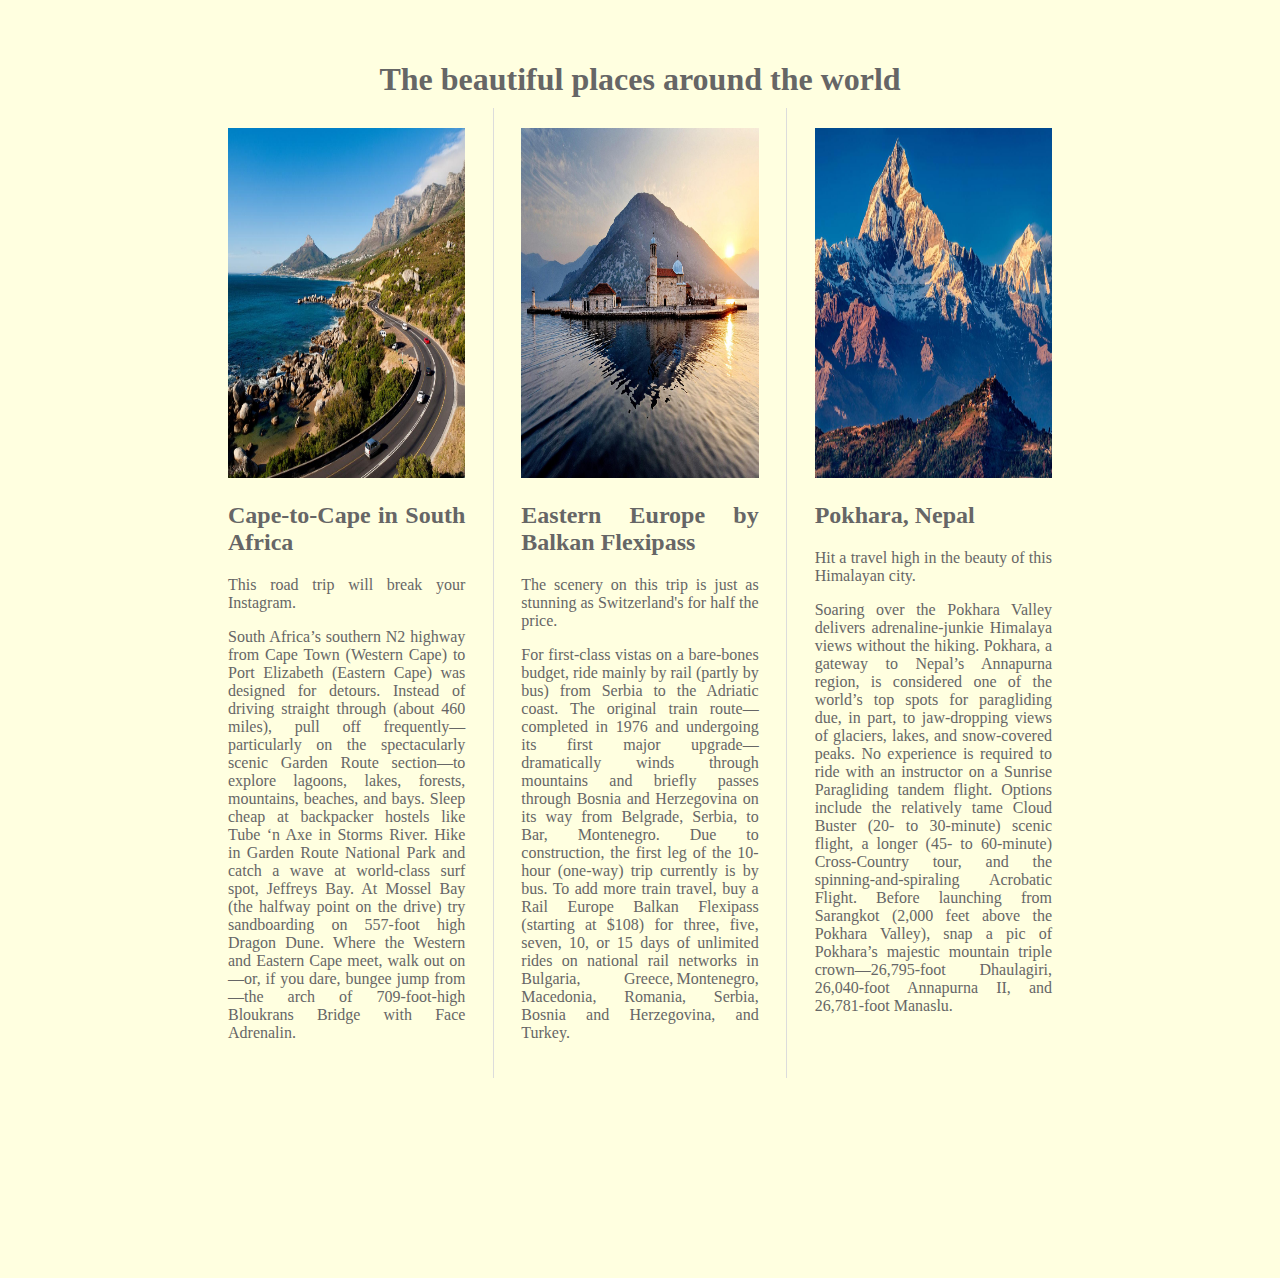
<file: 0408class/10_ex3.html>
<!DOCTYPE html>
<html lang="en">

<head>
	<meta charset="UTF-8">
	<title>09_ex3</title>
	<style>
		body {
			text-align: justify;
			background-color: lightyellow;
			color: #666666;
		}

		h1 {
			text-align: center;
			margin-bottom: 10px;
			padding-top: 40px;
		}

		img {
			width: 100%;
			height: 350px;
		}

		.a {
			column-count: 3;
			column-fill: balance;
			column-rule-width: 1px;
			column-rule-style: solid;
			column-rule-color: gainsboro;
			margin: 200px;
			margin-top: 0px;
		}

		.info {
			padding: 20px;
		}
	</style>
</head>

<body>

	<h1> The beautiful places around the world </h1>
	<div class="a">
		<div class="info">
			<img src="images\01.jpg">
			<h2>Cape-to-Cape in South Africa</h2>
			This road trip will break your Instagram.
			<p>South Africa’s southern N2 highway from Cape Town (Western Cape) to Port Elizabeth (Eastern Cape) was designed
				for
				detours. Instead of driving straight through (about 460 miles), pull off frequently—particularly on the
				spectacularly scenic Garden Route section—to explore lagoons, lakes, forests, mountains, beaches, and bays.
				Sleep
				cheap at backpacker hostels like Tube ‘n Axe in Storms River. Hike in Garden Route National Park and catch a
				wave
				at
				world-class surf spot, Jeffreys Bay. At Mossel Bay (the halfway point on the drive) try sandboarding on 557-foot
				high Dragon Dune. Where the Western and Eastern Cape meet, walk out on—or, if you dare, bungee jump from—the
				arch
				of
				709-foot-high Bloukrans Bridge with Face Adrenalin.</p>
		</div>
		<div class="info">
			<img src="images\02.jpg">
			<h2>Eastern Europe by Balkan Flexipass</h2>
			The scenery on this trip is just as stunning as Switzerland's for half the price.
			<p> For first-class vistas on a bare-bones budget, ride mainly by rail (partly by bus) from Serbia to the Adriatic
				coast. The original train route—completed in 1976 and undergoing its first major upgrade—dramatically winds
				through
				mountains and briefly passes through Bosnia and Herzegovina on its way from Belgrade, Serbia, to Bar,
				Montenegro.
				Due to construction, the first leg of the 10-hour (one-way) trip currently is by bus. To add more train travel,
				buy
				a Rail Europe Balkan Flexipass (starting at $108) for three, five, seven, 10, or 15 days of unlimited rides on
				national rail networks in Bulgaria, Greece, Montenegro, Macedonia, Romania, Serbia, Bosnia and Herzegovina, and
				Turkey. </p>
		</div>
		<div class="info">
			<img src="images\03.jpg">
			<h2>Pokhara, Nepal</h2>
			Hit a travel high in the beauty of this Himalayan city.
			<p>Soaring over the Pokhara Valley delivers adrenaline-junkie Himalaya views without the hiking. Pokhara, a
				gateway
				to
				Nepal’s Annapurna region, is considered one of the world’s top spots for paragliding due, in part, to
				jaw-dropping
				views of glaciers, lakes, and snow-covered peaks. No experience is required to ride with an instructor on a
				Sunrise
				Paragliding tandem flight. Options include the relatively tame Cloud Buster (20- to 30-minute) scenic flight, a
				longer (45- to 60-minute) Cross-Country tour, and the spinning-and-spiraling Acrobatic Flight. Before launching
				from
				Sarangkot (2,000 feet above the Pokhara Valley), snap a pic of Pokhara’s majestic mountain triple
				crown—26,795-foot
				Dhaulagiri, 26,040-foot Annapurna II, and 26,781-foot Manaslu. </p>
		</div>
	</div>
</body>

</html>
</file>
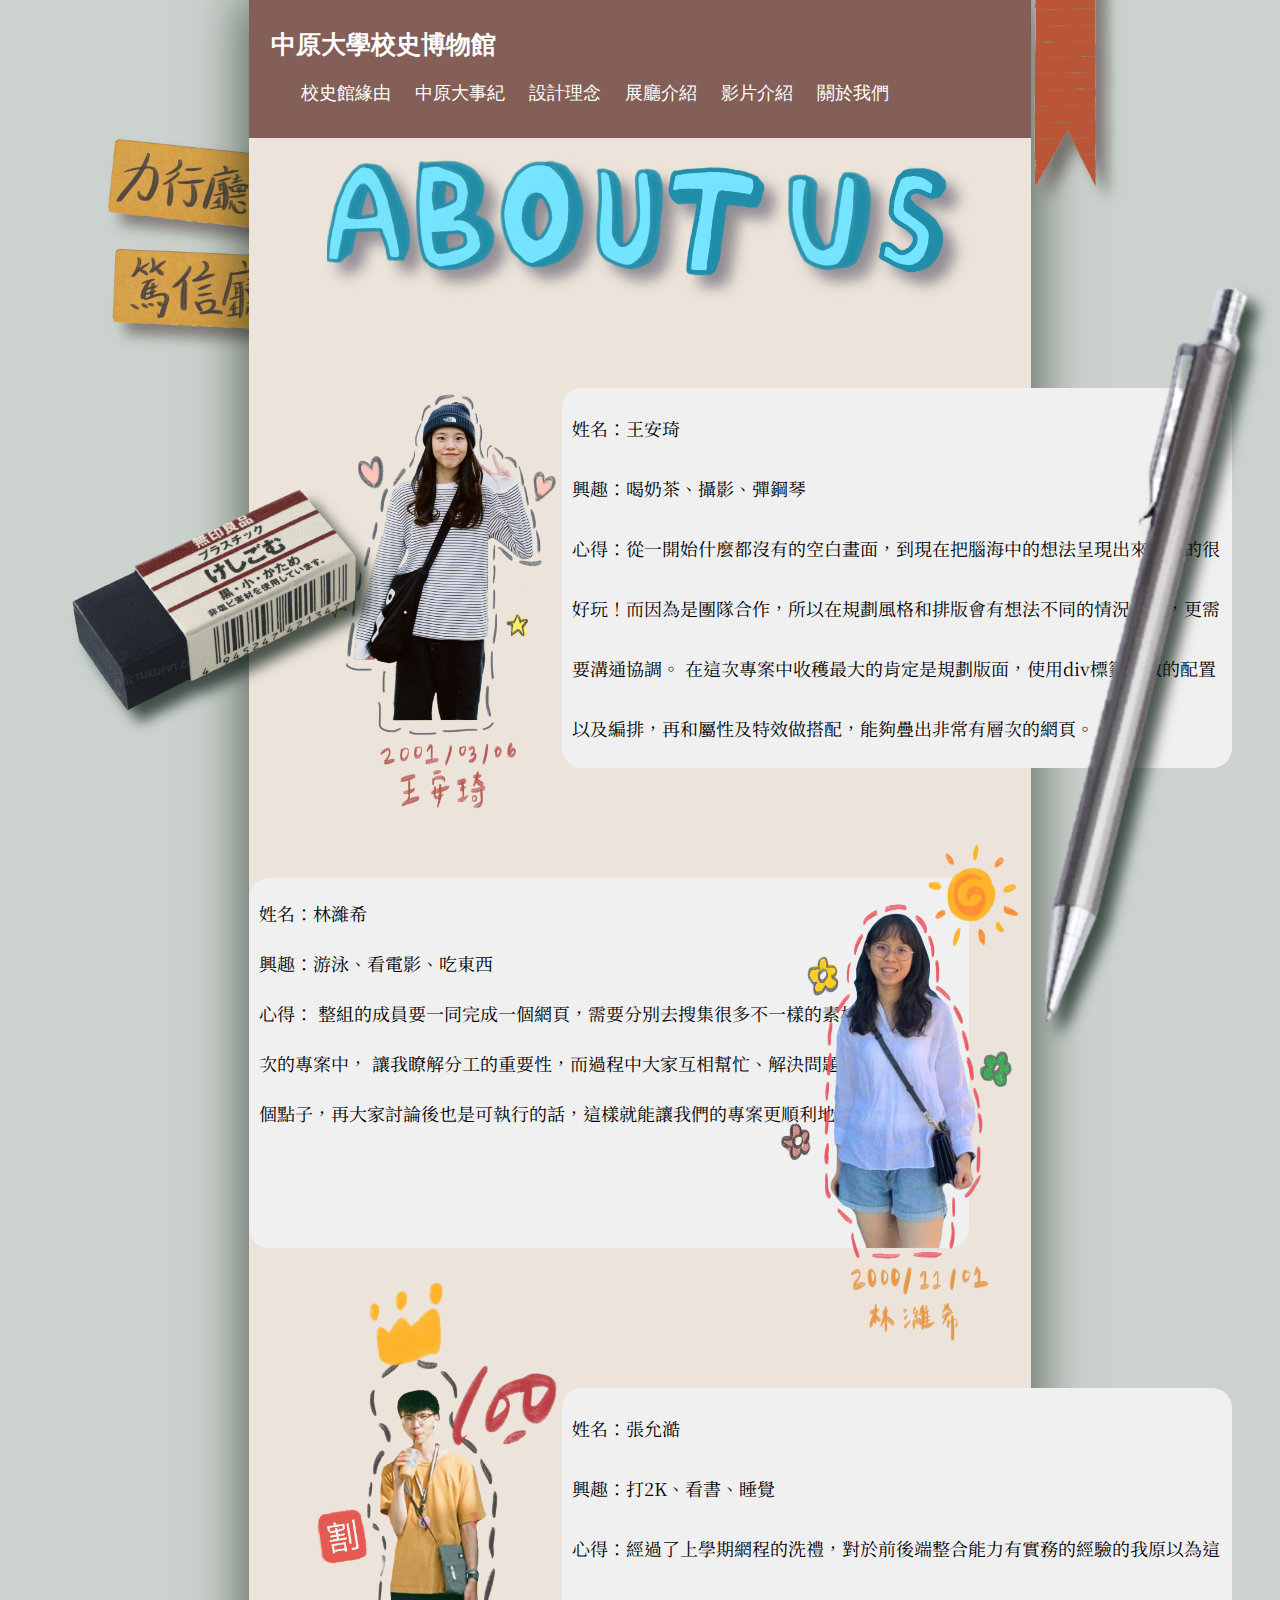
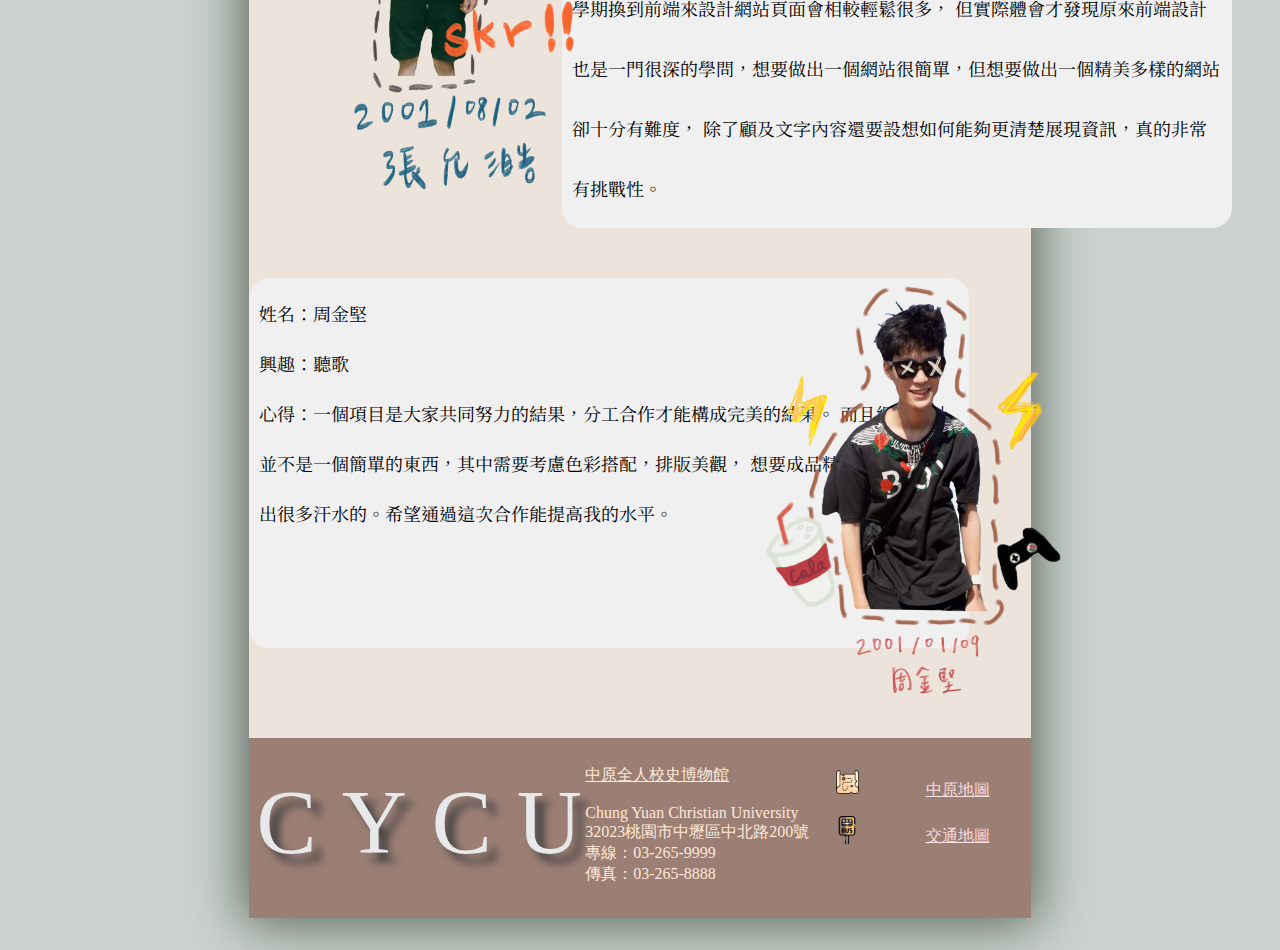
<file: 第四組_中原校史館/aboutUs.html>
<!DOCTYPE html>
<html lang="en">

<head>
  <meta charset="UTF-8">
  <meta http-equiv="X-UA-Compatible" content="IE=edge">
  <meta name="viewport" content="width=device-width, initial-scale=1.0">
  <title>aboutUs</title>
  <link rel="stylesheet" href="css/common.css">
  <link rel="stylesheet" href="css/aboutUs.css">
  <!-- Bootstrap CSS -->
  <link rel="stylesheet" href="https://cdn.jsdelivr.net/npm/bootstrap@4.6.0/dist/css/bootstrap.min.css"
    integrity="sha384-B0vP5xmATw1+K9KRQjQERJvTumQW0nPEzvF6L/Z6nronJ3oUOFUFpCjEUQouq2+l" crossorigin="anonymous">
  <script src="https://code.jquery.com/jquery-3.5.1.slim.min.js"
    integrity="sha384-DfXdz2htPH0lsSSs5nCTpuj/zy4C+OGpamoFVy38MVBnE+IbbVYUew+OrCXaRkfj"
    crossorigin="anonymous"></script>
  <script src="https://cdn.jsdelivr.net/npm/popper.js@1.16.1/dist/umd/popper.min.js"
    integrity="sha384-9/reFTGAW83EW2RDu2S0VKaIzap3H66lZH81PoYlFhbGU+6BZp6G7niu735Sk7lN"
    crossorigin="anonymous"></script>
  <script src="https://cdn.jsdelivr.net/npm/bootstrap@4.6.0/dist/js/bootstrap.min.js"
    integrity="sha384-+YQ4JLhjyBLPDQt//I+STsc9iw4uQqACwlvpslubQzn4u2UU2UFM80nGisd026JF"
    crossorigin="anonymous"></script>
</head>

<body style="background-color: #ccd3ce;">
  <div class="pen">
    <a href="mailto:bmpss96013@gmail.com?subject=我的建議"><img src="img/pen.png"></a>
  </div>
  <div class="eraser">
    <a href="index.html"><img src="img/eraser.png"></a>
  </div>
  <div class="bookmark">
    <a href="index.html"><img src="img/bookmark_lg.png"></a>
  </div>
  <div class="bookmark1">
    <a href="exhibition1.html"><img src="img/bookmark1.png"></a>
  </div>

  <div class="bookmark2">
    <a href="exhibition2.html"><img src="img/bookmark2.png"></a>
  </div>



  <div class="section">
    <header>
      <div class="header">
        <a href="index.html" class="logo">中原大學校史博物館</a>
        <div class="header-right">
          <a href="reason.html">校史館緣由</a>
          <a href="memorabilia.html">中原大事紀</a>
          <a class="active" href="designConcept.html">設計理念</a>

          <div class="drpdown">
            <button class="drpbtn">展廳介紹
              <i class="fa fa-caret-down"></i></button>
            <div class="drpdown-content">
              <a href="exhibition1.html">力行廳</a>
              <a href="exhibition2.html">篤信廳</a>
            </div>
          </div>

          <a href="video.html">影片介紹</a>
          <a href="aboutUs.html">關於我們</a>
        </div>
      </div>
    </header>


    <div class="container">
      <div class="abouttitle">
        <div class="ustitle">
          <img src="img/about_title.png" class="us">
        </div>
      </div>

      <div class="person1">
        <div class="an">
          <a href="https://www.instagram.com/wang77n/?hl=en"><img src="img/205.png" class="chi"></a>
        </div>
        <div class="intro1">
          姓名：王安琦<br>
          興趣：喝奶茶、攝影、彈鋼琴<br>
心得：從一開始什麼都沒有的空白畫面，到現在把腦海中的想法呈現出來，真的很好玩！而因為是團隊合作，所以在規劃風格和排版會有想法不同的情況發生，更需要溝通協調。
在這次專案中收穫最大的肯定是規劃版面，使用div標籤去做的配置以及編排，再和屬性及特效做搭配，能夠疊出非常有層次的網頁。
          </div>
      </div>

      <div class="person2">
        <div class="wei">
          <img src="img/xi.png" class="xi">
        </div>
        <div class="intro2">
          姓名：林濰希<br>
          興趣：游泳、看電影、吃東西<br>
          心得：
          整組的成員要一同完成一個網頁，需要分別去搜集很多不一樣的素材組成，從這次的專案中，
          讓我瞭解分工的重要性，而過程中大家互相幫忙、解決問題，能多想出一個點子，再大家討論後也是可執行的話，這樣就能讓我們的專案更順利地進行。
        </div>
      </div>

      <div class="person3">
        <div class="hao">
          <a href="https://www.instagram.com/stud_0802/?hl=en"><img src="img/hao.png" class="yun"></a>
        </div>
        <div class="intro1">
          姓名：張允澔<br>
          興趣：打2K、看書、睡覺<br>
          心得：經過了上學期網程的洗禮，對於前後端整合能力有實務的經驗的我原以為這學期換到前端來設計網站頁面會相較輕鬆很多，
          但實際體會才發現原來前端設計也是一門很深的學問，想要做出一個網站很簡單，但想要做出一個精美多樣的網站卻十分有難度，
          除了顧及文字內容還要設想如何能夠更清楚展現資訊，真的非常有挑戰性。
          </div>
      </div>

      <div class="person4">
        <div class="zhou">
          <img src="img/king.png" class="king">
        </div>
        <div class="intro2">
        姓名：周金堅<br>
        興趣：聽歌<br>
        心得：一個項目是大家共同努力的結果，分工合作才能構成完美的結果。
        而且網頁設計並不是一個簡單的東西，其中需要考慮色彩搭配，排版美觀，
        想要成品精緻還是需要付出很多汗水的。希望通過這次合作能提高我的水平。
        </div>
      </div>


    </div>

    <footer>
      <div class="containerfooterforindex">
        <div class="footertxtforindex">
          CYCU
        </div>
        <div class="txt2">
          <u>中原全人校史博物館</u><br>
          <br>
          Chung Yuan Christian University<br>
          32023桃園市中壢區中北路200號<br>
          專線：03-265-9999<br>
          傳真：03-265-8888
        </div>
        <div class="icon">
          <a href="https://www.cycu.edu.tw/campus.html" target="blank"><img src="img/map.png" alt="中原地圖"
              width="10%"></a>
          <div class="txt3"><a href="https://www.cycu.edu.tw/campus.html" target="blank">中原地圖</a></div>
          <br>
          <br>
          <a href="https://www.cycu.edu.tw/map.html" target="blank" class="bus"><img src="img/bus-stop.png"
              width="12%"></a>
          <div class="txt3"><a href="https://www.cycu.edu.tw/map.html" target="blank">交通地圖</a></div>
        </div>
      </div>
    </footer>
  </div>
</body>

</html>
</file>
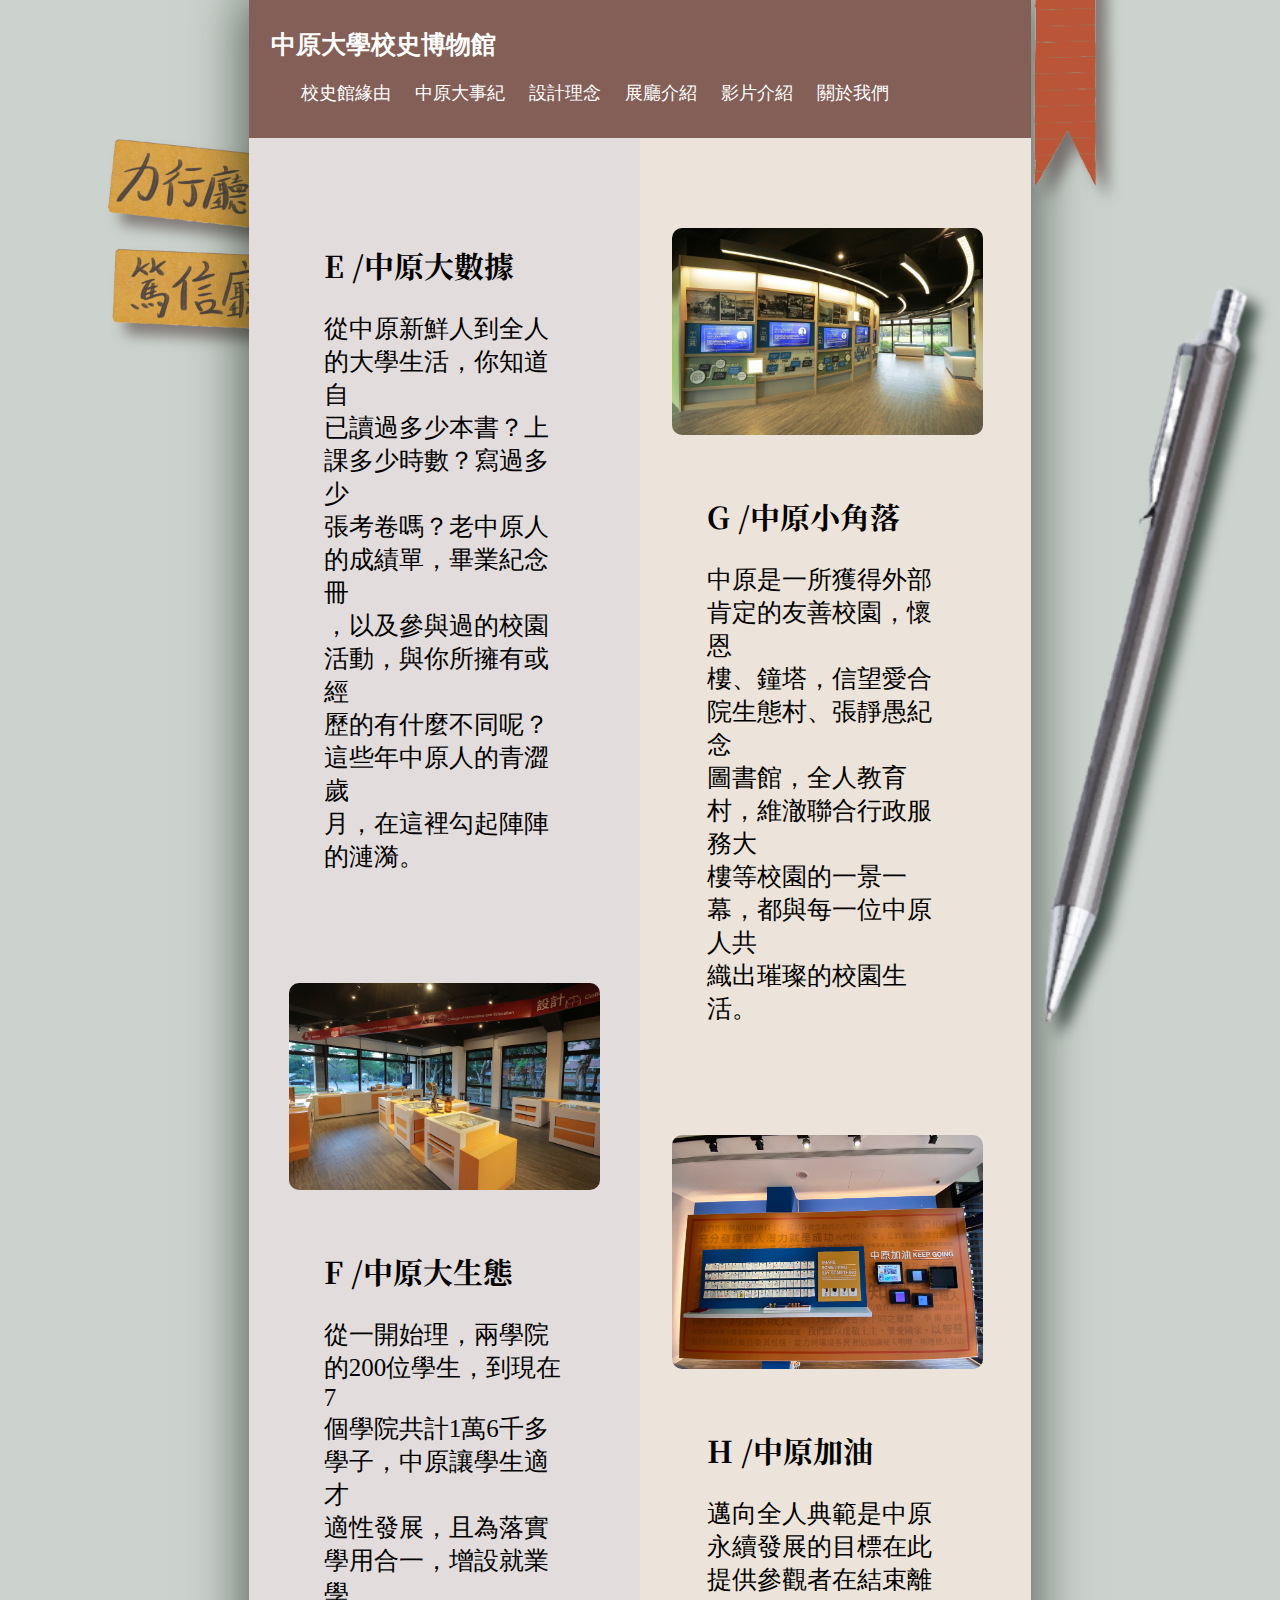
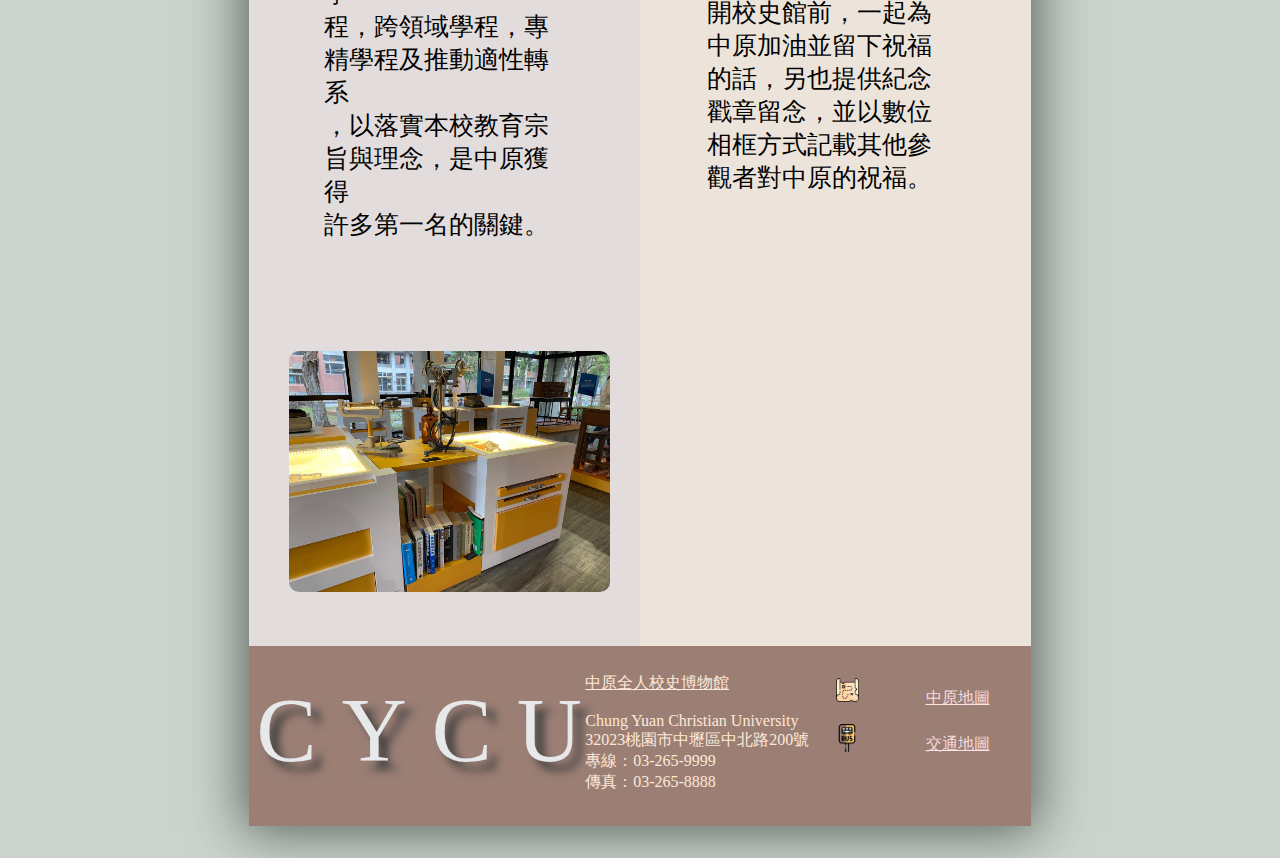
<file: 第四組_中原校史館/exhibition1.html>
<!DOCTYPE html>
<html lang="en">

<head>
  <meta charset="UTF-8">
  <meta http-equiv="X-UA-Compatible" content="IE=edge">
  <meta name="viewport" content="width=device-width, initial-scale=1.0">
  <title>力行廳</title>
  <link rel="stylesheet" href="css/common.css">
  <link rel="stylesheet" href="css/exhibition1.css">
  <!--字體-->
  <link rel="preconnect" href="https://fonts.gstatic.com">
  <link href="https://fonts.googleapis.com/css2?family=Noto+Serif+TC:wght@700;900&display=swap" rel="stylesheet">
</head>

<body style="background-color: #ccd3ce;">
  <div class="pen">
    <a href="mailto:bmpss96013@gmail.com?subject=我的建議"><img src="img/pen.png"></a>
  </div>
  <div class="bookmark">
    <a href="index.html"><img src="img/bookmark_lg.png"></a>
  </div>
  <div class="bookmark1">
    <a href="exhibition1.html"><img src="img/bookmark1.png"></a>
  </div>

  <div class="bookmark2">
    <a href="exhibition2.html"><img src="img/bookmark2.png"></a>
  </div>

  <div class="section">
    <header>
      <div class="header">
        <a href="index.html" class="logo">中原大學校史博物館</a>
        <div class="header-right">
          <a href="reason.html">校史館緣由</a>
          <a href="memorabilia.html">中原大事紀</a>
          <a class="active" href="designConcept.html">設計理念</a>

          <div class="drpdown">
            <button class="drpbtn">展廳介紹
              <i class="fa fa-caret-down"></i></button>
            <div class="drpdown-content">
              <a href="exhibition1.html">力行廳</a>
              <a href="exhibition2.html">篤信廳</a>
            </div>
          </div>

          <a href="video.html">影片介紹</a>
          <a href="aboutUs.html">關於我們</a>
        </div>
      </div>
    </header>

    <div class="container">
      <div class="AB">
        <div class="in-left">
          <div class="a1">
            <h2>E /中原大數據</h2>
            從中原新鮮人到全人的大學生活，你知道自<br>
            已讀過多少本書？上課多少時數？寫過多少<br>
            張考卷嗎？老中原人的成績單，畢業紀念冊<br>
            ，以及參與過的校園活動，與你所擁有或經<br>
            歷的有什麼不同呢？這些年中原人的青澀歲<br>
            月，在這裡勾起陣陣的漣漪。
          </div>
        </div>
        <div class="b1"><img src="img/a6.jpg" alt=""></div>
        <div class="in-left">
          <div class="c1">
            <h2>F /中原大生態</h2>
            從一開始理，兩學院的200位學生，到現在7<br>
            個學院共計1萬6千多學子，中原讓學生適才<br>
            適性發展，且為落實學用合一，增設就業學<br>
            程，跨領域學程，專精學程及推動適性轉系<br>
            ，以落實本校教育宗旨與理念，是中原獲得<br>
            許多第一名的關鍵。
          </div>
        </div>
        <div class="d1"><img src="img/a4.jpg" alt=""></div>
      </div>
      <div class="CD">
        <div class="a2"><img src="img/b1.jpg" alt=""></div>
        <div class="in-right">
            <div class="b2">
              <h2>G /中原小角落</h2>
              中原是一所獲得外部肯定的友善校園，懷恩<br>
              樓、鐘塔，信望愛合院生態村、張靜愚紀念<br>
              圖書館，全人教育村，維澈聯合行政服務大<br>
              樓等校園的一景一幕，都與每一位中原人共<br>
              織出璀璨的校園生活。
            </div>
        </div>
        <div class="c2"><img src="img/a3.jpg" alt=""></div>
        <div class="in-right">
          <div class="d2">
            <h2>H /中原加油</h2>
            邁向全人典範是中原永續發展的目標在此<br>
            提供參觀者在結束離開校史館前，一起為<br>
            中原加油並留下祝福的話，另也提供紀念<br>
            戳章留念，並以數位相框方式記載其他參<br>
            觀者對中原的祝福。
          </div>
        </div>
      </div>


      <!--
      <h2 id="E">E /中原大數據</h2>
      從中原新鮮人到全人的大學生活，你知道自已讀過多少本書？上課多少時數？寫過多少張考卷嗎？老中原人的成績單，畢業紀念冊，以及參與過的校園活動，與你所擁有或經歷的有什麼不同呢？這些年中原人的青澀歲月，在這裡勾起陣陣的漣漪。
      <h2 id="F">F /中原大生態</h2>
      從一開始理，兩學院的200位學生，到現在7個學院共計1萬6千多學子，中原讓學生適才適性發展，且為落實學用合一，增設就業學程，跨領域學程，專精學程及推動適性轉系，以落實本校教育宗旨與理念，是中原獲得許多第一名的關鍵。
      <h2 id="G">G /中原小角落</h2>
      中原是一所獲得外部肯定的友善校園，懷恩樓、鐘塔，信望愛合院生態村、張靜愚紀念圖書館，全人教育村，維激聯合行政服務大樓等校園的一景一幕，都與每一位中原人共織出璀璨的校園生活。
      <h2 id="H">H /中原加油</h2>
      適向全人典範是中原永續發展的目標在此提供參觀者在結束離開校史館前，一起為中原加油並留下祝福的話，另也提供紀念戳章留念，並以數位相框方式記載其他參觀者對中原的祝福。
      <h2>中原大事記1</h2>
      一段記載前人努力的歷史，一座呈現中原榮耀的博物館。中原大學全人校史博物館，是全台大專校院少有以「博物館」概念全新打造的校史館。座落於行政大樓1樓兩側的校史館，在106年10月14日校慶暨校友日當天正式揭牌啟用，讓校友在一年一度回娘家的時刻，共同緬懷前人努力的艱辛，也重溫過往校園生活的點滴。
      -->
    </div>

    <footer>
      <div class="containerfooterforindex">
        <div class="footertxtforindex">
          CYCU
        </div>
        <div class="txt2">
          <u>中原全人校史博物館</u><br>
          <br>
          Chung Yuan Christian University<br>
          32023桃園市中壢區中北路200號<br>
          專線：03-265-9999<br>
          傳真：03-265-8888
        </div>
        <div class="icon">
          <a href="https://www.cycu.edu.tw/campus.html" target="blank"><img src="img/map.png" alt="中原地圖"
              width="10%"></a>
          <div class="txt3"><a href="https://www.cycu.edu.tw/campus.html" target="blank">中原地圖</a></div>
          <br>
          <br>
          <a href="https://www.cycu.edu.tw/map.html" target="blank" class="bus"><img src="img/bus-stop.png"
              width="12%"></a>
          <div class="txt3"><a href="https://www.cycu.edu.tw/map.html" target="blank">交通地圖</a></div>
        </div>
      </div>
    </footer>
  </div>
</body>

</html>
</file>
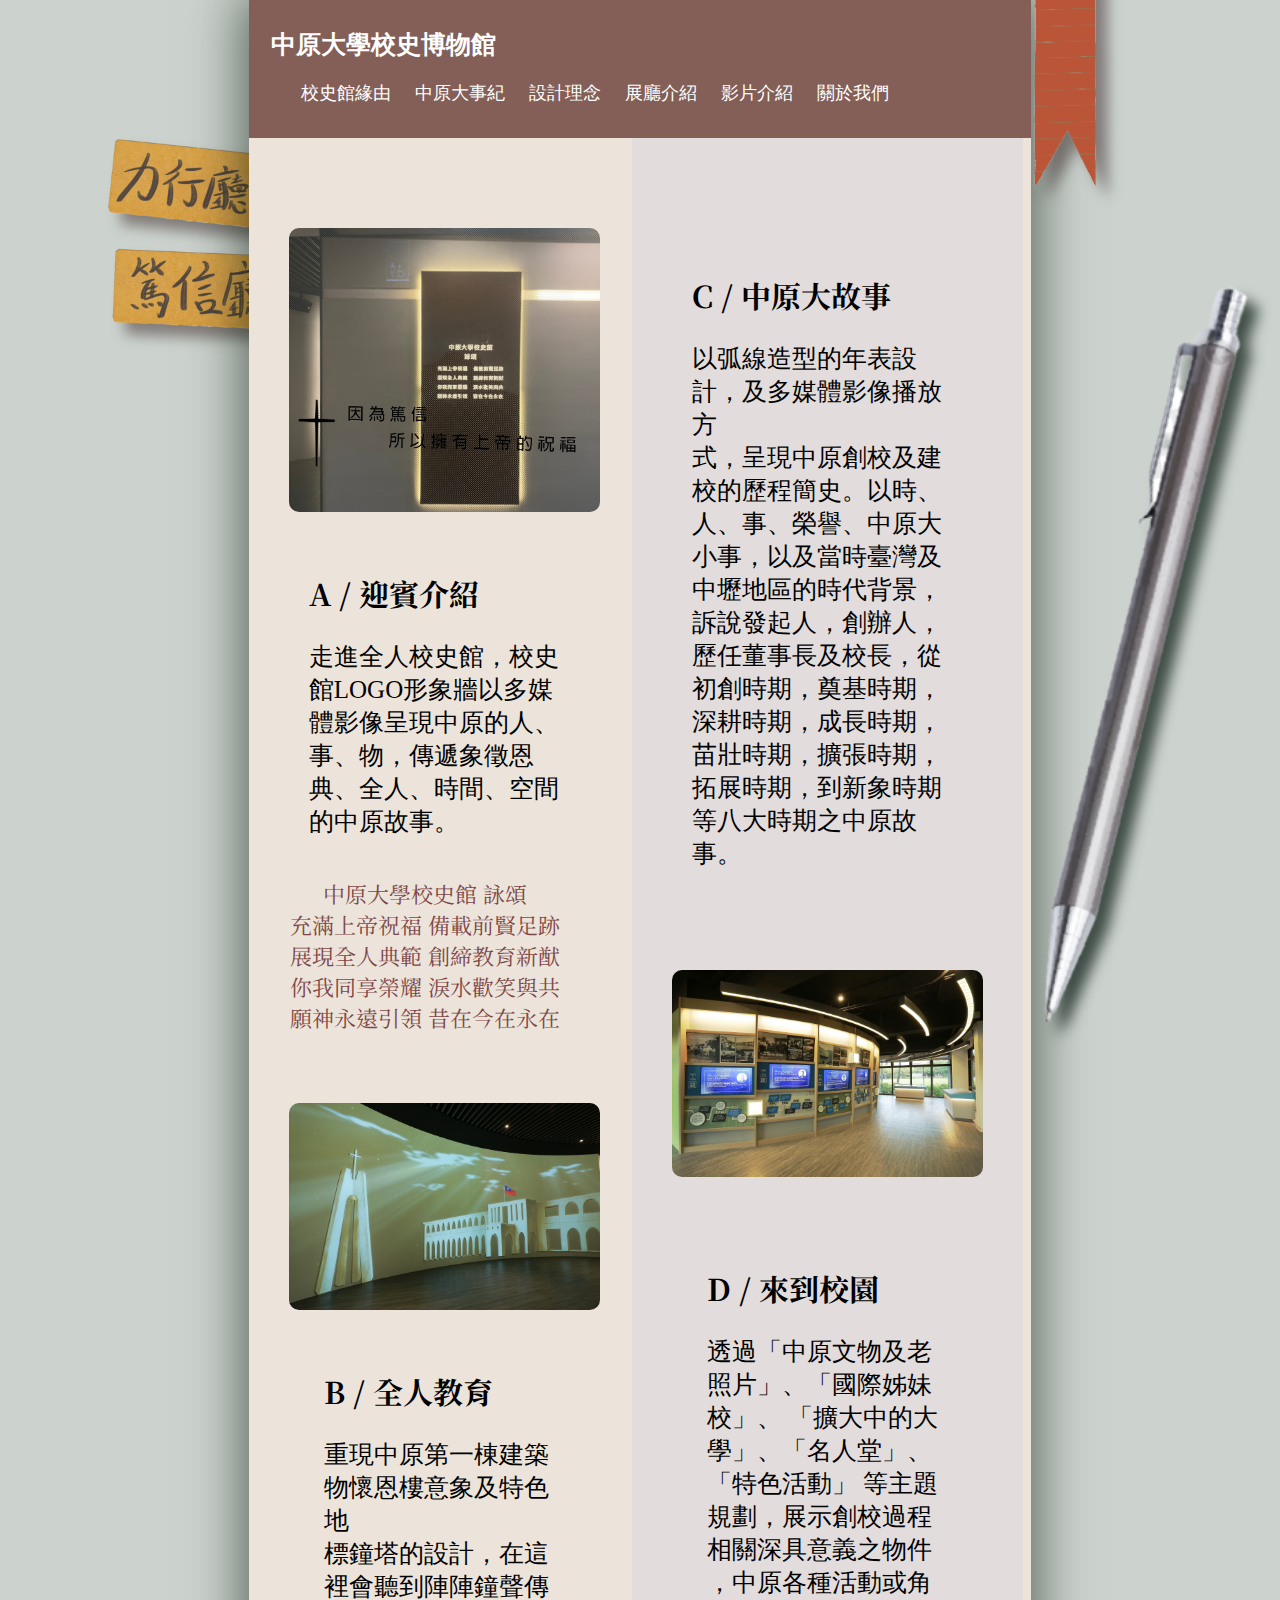
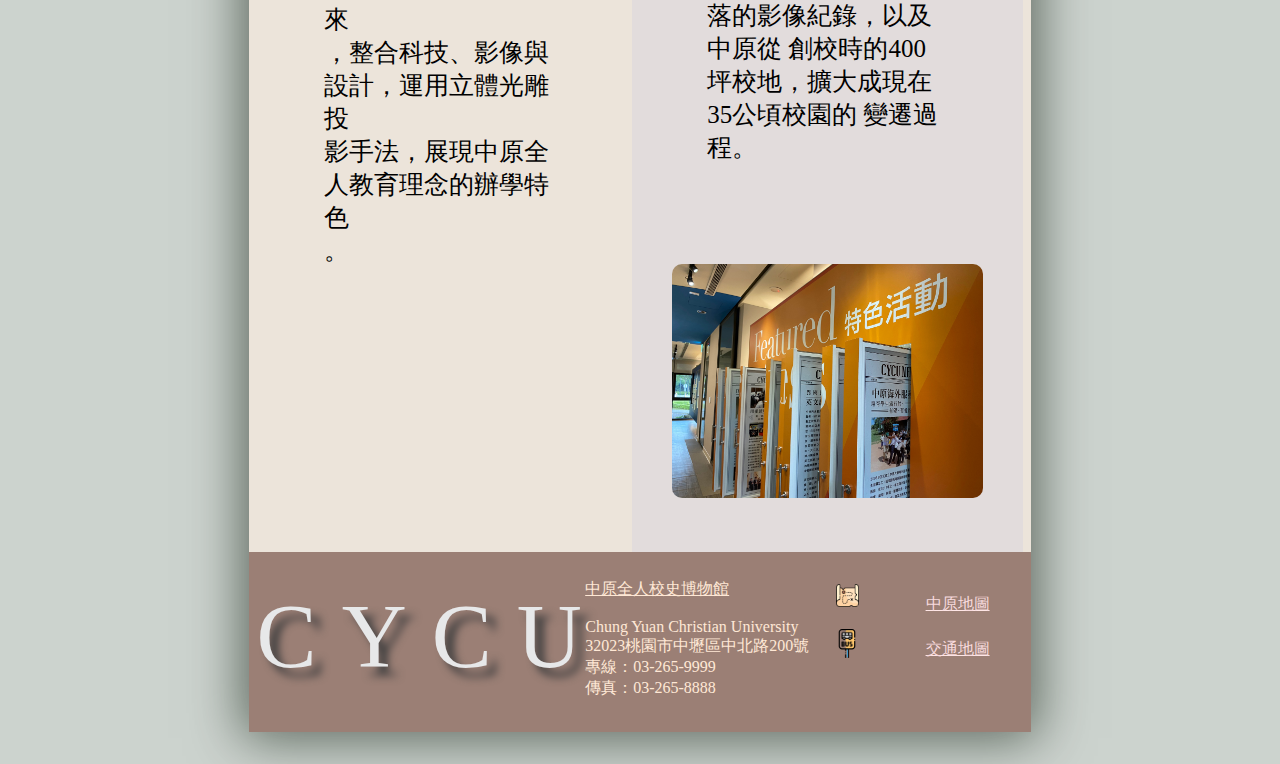
<file: 第四組_中原校史館/exhibition2.html>
<!DOCTYPE html>
<html lang="en">

<head>
  <meta charset="UTF-8">
  <meta http-equiv="X-UA-Compatible" content="IE=edge">
  <meta name="viewport" content="width=device-width, initial-scale=1.0">
  <title>篤信廳</title>
  <link rel="stylesheet" href="css/common.css">
  <link rel="stylesheet" href="css/exhibition2.css">
  <!--字體-->
  <link rel="preconnect" href="https://fonts.gstatic.com">
  <link href="https://fonts.googleapis.com/css2?family=Noto+Serif+TC:wght@700;900&display=swap" rel="stylesheet">
</head>

<body>
  <div class="pen">
    <a href="mailto:bmpss96013@gmail.com?subject=我的建議"><img src="img/pen.png"></a>
  </div>
  <div class="bookmark">
    <a href="index.html"><img src="img/bookmark_lg.png"></a>
  </div>
  <div class="bookmark1">
    <a href="exhibition1.html"><img src="img/bookmark1.png"></a>
  </div>

  <div class="bookmark2">
    <a href="exhibition2.html"><img src="img/bookmark2.png"></a>
  </div>

  <div class="section">
    <header>
      <div class="header">
        <a href="index.html" class="logo">中原大學校史博物館</a>
        <div class="header-right">
          <a href="reason.html">校史館緣由</a>
          <a href="memorabilia.html">中原大事紀</a>
          <a class="active" href="designConcept.html">設計理念</a>

          <div class="drpdown">
            <button class="drpbtn">展廳介紹
              <i class="fa fa-caret-down"></i></button>
            <div class="drpdown-content">
              <a href="exhibition1.html">力行廳</a>
              <a href="exhibition2.html">篤信廳</a>
            </div>
          </div>

          <a href="video.html">影片介紹</a>
          <a href="aboutUs.html">關於我們</a>
        </div>
      </div>
    </header>

    <div class="container">
      <div class="AB">
        <div class="a1"><img src="img/b6.jpg" alt=""></div>
          <div class="in-left">
            <div class="b1">
              <div class="b1A">
                <h2>A / 迎賓介紹</h2>
                走進全人校史館，校史館LOGO形象牆以多媒<br>
                體影像呈現中原的人、事、物，傳遞象徵恩<br>
                典、全人、時間、空間的中原故事。<br>
              </div>
              <div class="b1B">
                中原大學校史館 詠頌<br>
                充滿上帝祝福 備載前賢足跡<br>
                展現全人典範 創締教育新猷<br>
                你我同享榮耀 淚水歡笑與共<br>
                願神永遠引領 昔在今在永在
              </div>
            </div>
          </div>
        <div class="c1"><img src="img/b2.jpg" alt=""></div>
        <div class="in-left">
          <div class="d1">
            <h2>B / 全人教育</h2>
            重現中原第一棟建築物懷恩樓意象及特色地<br>
            標鐘塔的設計，在這裡會聽到陣陣鐘聲傳來<br>
            ，整合科技、影像與設計，運用立體光雕投<br>
            影手法，展現中原全人教育理念的辦學特色<br>
            。
          </div>
        </div>
      </div>
      <div class="CD">
        <div class="in-right">
          <div class="a2">
            <h2>C / 中原大故事</h2>
            以弧線造型的年表設計，及多媒體影像播放方<br>
            式，呈現中原創校及建校的歷程簡史。以時、<br>
            人、事、榮譽、中原大小事，以及當時臺灣及<br>
            中壢地區的時代背景，訴說發起人，創辦人，<br>
            歷任董事長及校長，從初創時期，奠基時期，<br>
            深耕時期，成長時期，苗壯時期，擴張時期，<br>
            拓展時期，到新象時期等八大時期之中原故事。
          </div>
        </div>
        <div class="b2"><img src="img/b1.jpg" alt=""></div>
        <div class="in-right">
          <div class="c2">
            <h2>D / 來到校園</h2>
            透過「中原文物及老照片」、「國際姊妹校」、
            「擴大中的大學」、「名人堂」、「特色活動」
            等主題規劃，展示創校過程相關深具意義之物件
            ，中原各種活動或角落的影像紀錄，以及中原從
            創校時的400坪校地，擴大成現在35公頃校園的
            變遷過程。
          </div>
        </div>
        <div class="d2"><img src="img/b5.jpg" alt=""></div>
      </div>











<!--
      <h2 id="A">A /迎賓介紹</h2>
      走進全人校史館，校史館LOGO形象牆以多媒體影像呈現中原的人，事，物，傳遞象徵恩典、全人、時間、空間的中原故事。

      中原大學校史館 詠頌
      充滿上帝祝福 備載前賢足跡
      展現全人典範 創締教育新猷
      你我同享榮耀 淚水歡笑與共
      願神永遠引領 昔在今在永在
      <h2 id="B">B /全人教育</h2>
      重現中原第一棟建築物懷恩樓意象及特色地標鐘塔的設計，在這裡會聽到陣陣鐘聲傳來，整合科技，影像與設計，運用立體光雕投影手法，展現中原全人教育理念的辦學特色。
      <h2 id="C">C /中原大故事</h2>
      以弧線造型的年表設計，及多媒體影像播放方式，呈現中原創校及建校的歷程簡史。以時、人、事、榮譽、中原大小事，以及當時臺灣及中壢地區的時代背景，訴說發起人，創辦人，歷任董事長及校長，從初創時期，奠基時期，深耕時期，成長時期，苗壯時期，擴張時期，拓展時期，到新象時期等八大時期之中原故事。
      <h2 id="D">D /來到校園</h2>
      透過「中原文物及老照片」、「國際姊妹校」、「擴大中的大學」、「名人堂」、「特色活動」等主題規劃，展示創校過程相關深具意義之物件，中原各種活動或角落的影像紀錄，以及中原從創校時的400坪校地，擴大成現在35公頃校園的變遷過程。
      -->
    </div>
    <footer>
      <div class="containerfooterforindex">
        <div class="footertxtforindex">
          CYCU
        </div>
        <div class="txt2">
          <u>中原全人校史博物館</u><br>
          <br>
          Chung Yuan Christian University<br>
          32023桃園市中壢區中北路200號<br>
          專線：03-265-9999<br>
          傳真：03-265-8888
        </div>
        <div class="icon">
          <a href="https://www.cycu.edu.tw/campus.html" target="blank"><img src="img/map.png" alt="中原地圖"
              width="10%"></a>
          <div class="txt3"><a href="https://www.cycu.edu.tw/campus.html" target="blank">中原地圖</a></div>
          <br>
          <br>
          <a href="https://www.cycu.edu.tw/map.html" target="blank" class="bus"><img src="img/bus-stop.png"
              width="12%"></a>
          <div class="txt3"><a href="https://www.cycu.edu.tw/map.html" target="blank">交通地圖</a></div>
        </div>
      </div>
    </footer>
  </div>
</body>

</html>
</file>
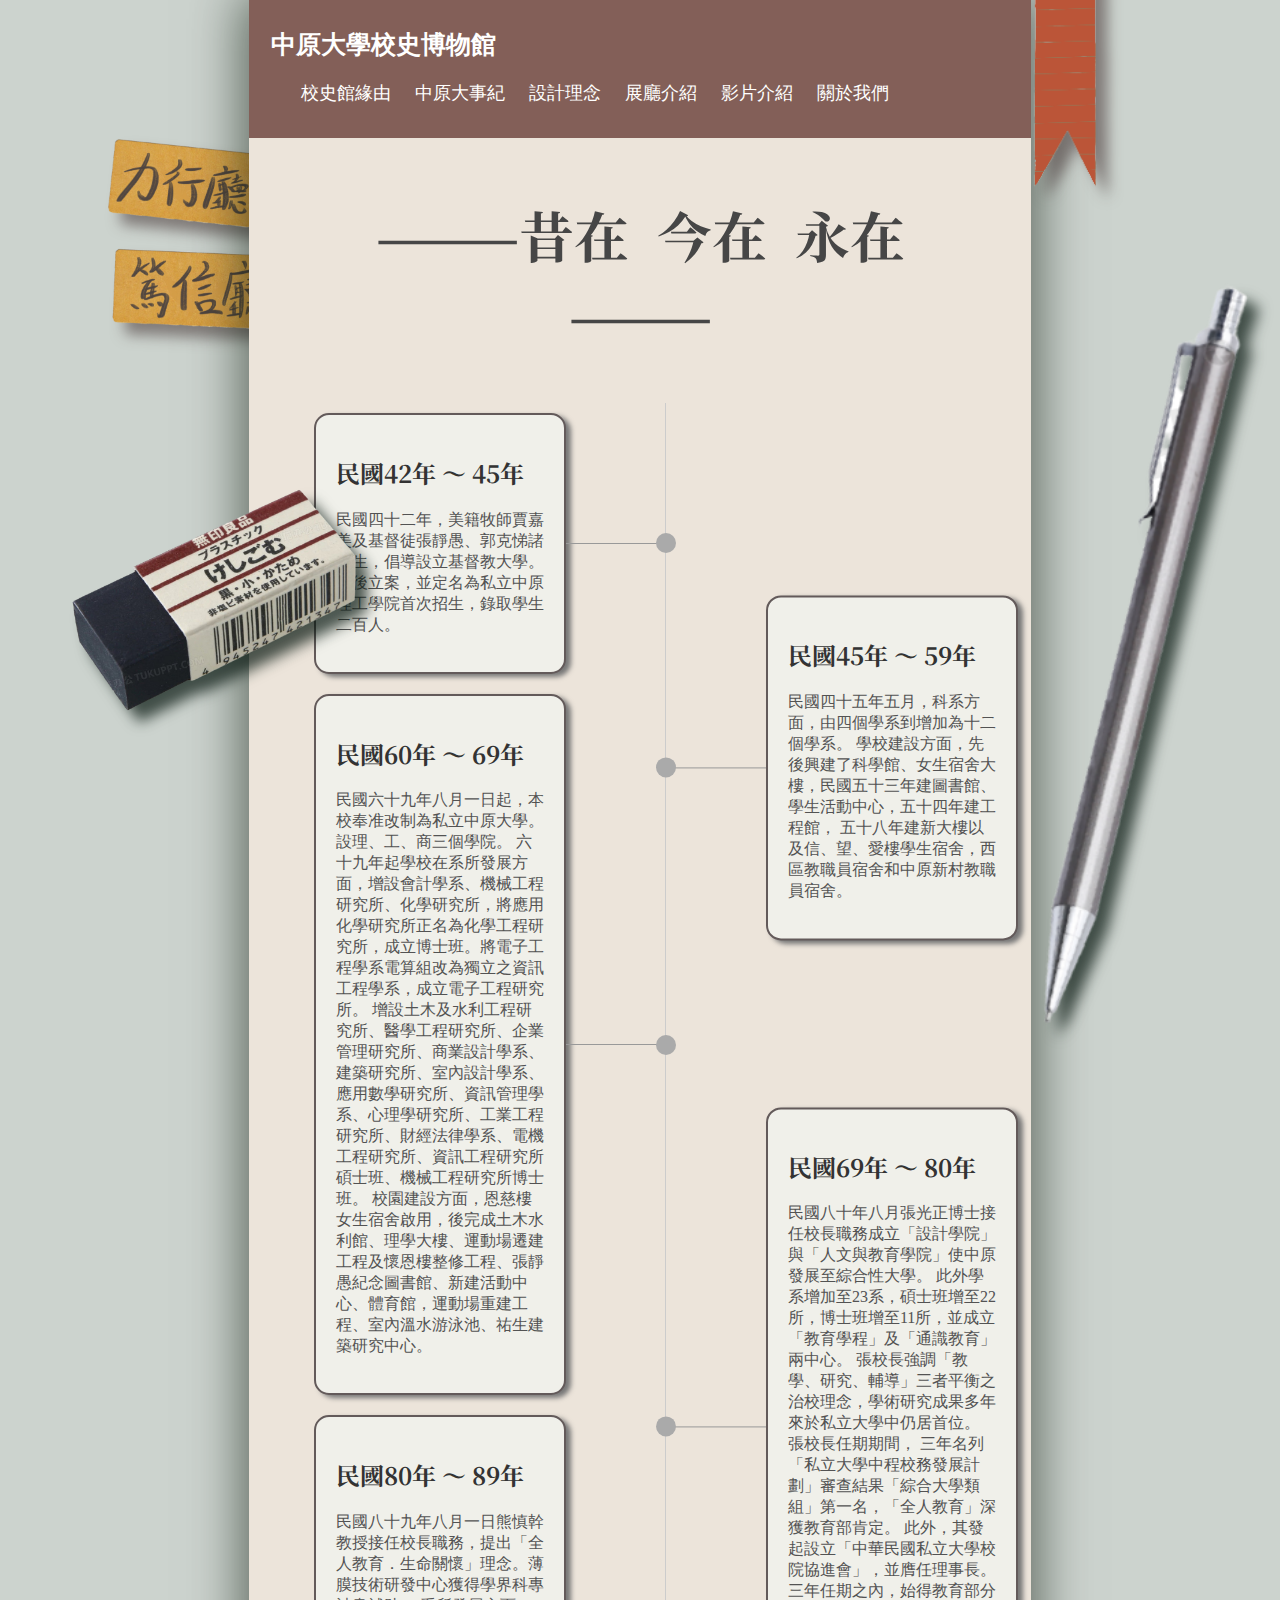
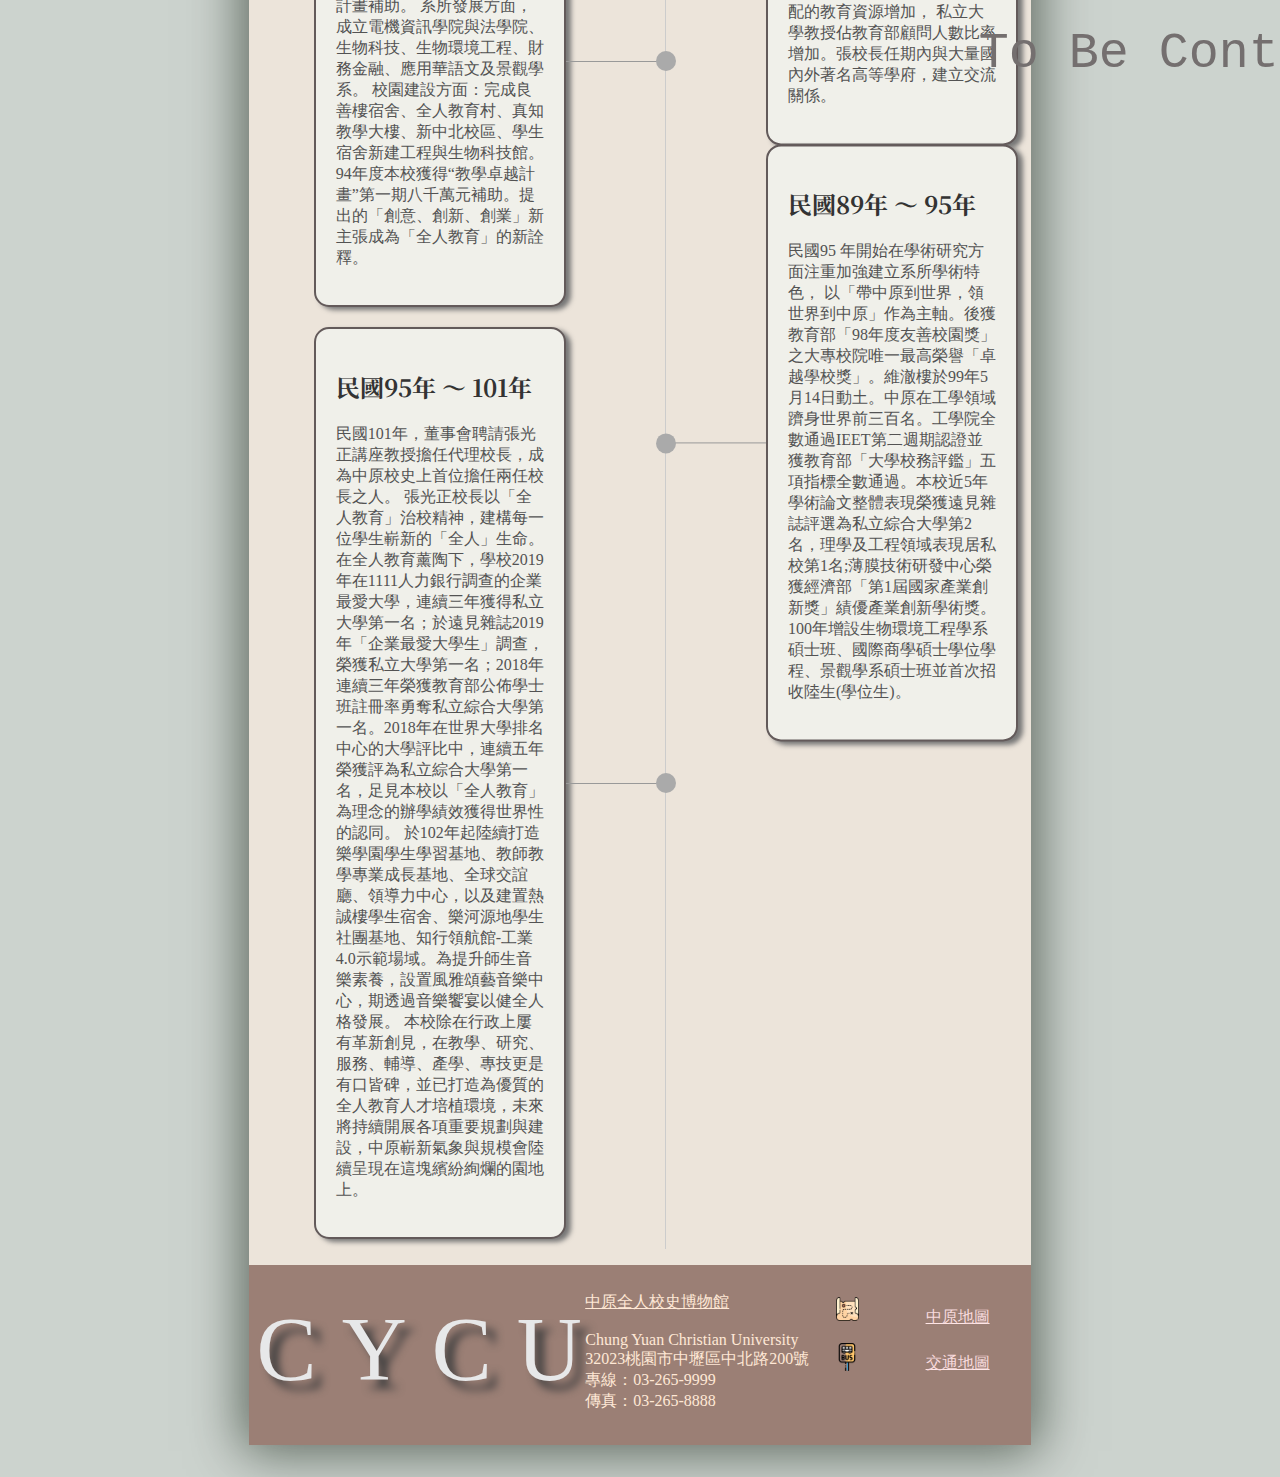
<file: 第四組_中原校史館/memorabilia.html>
<!DOCTYPE html>
<html lang="en">

<head>
    <meta charset="UTF-8">
    <meta http-equiv="X-UA-Compatible" content="IE=edge">
    <meta name="viewport" content="width=device-width, initial-scale=1.0">
    <title>中原大事紀</title>
    <link rel="stylesheet" href="css/common.css">
    <link rel="stylesheet" href="css/memorabilia.css">
    <!--字體-->
    <link rel="preconnect" href="https://fonts.gstatic.com">
    <link href="https://fonts.googleapis.com/css2?family=Noto+Serif+TC:wght@700;900&display=swap" rel="stylesheet">
</head>
<body>
    <!DOCTYPE html>
    <html lang="en">

    <head>
        <meta charset="UTF-8">
        <meta name="viewport" content="width=device-width, initial-scale=1.0">
        <title>時間軸</title>
    </head>

    <body>
        <div class="pen">
            <a href="mailto:bmpss96013@gmail.com?subject=我的建議"><img src="img/pen.png"></a>
        </div>
        <div class="eraser">
            <a href="index.html"><img src="img/eraser.png"></a>
          </div>
        <div class="bookmark">
            <a href="index.html"><img src="img/bookmark_lg.png"></a>
        </div>
        <div class="bookmark1">
            <a href="exhibition1.html"><img src="img/bookmark1.png"></a>
        </div>

        <div class="bookmark2">
            <a href="exhibition2.html"><img src="img/bookmark2.png"></a>
        </div>



        <div class="section">
            <header>
                <div class="header">
                    <a href="index.html" class="logo">中原大學校史博物館</a>
                    <div class="header-right">
                        <a href="reason.html">校史館緣由</a>
                        <a href="memorabilia.html">中原大事紀</a>
                        <a class="active" href="designConcept.html">設計理念</a>

                        <div class="drpdown">
                            <button class="drpbtn">展廳介紹
                                <i class="fa fa-caret-down"></i></button>
                            <div class="drpdown-content">
                                <a href="exhibition1.html">力行廳</a>
                                <a href="exhibition2.html">篤信廳</a>
                            </div>
                        </div>

                        <a href="video.html">影片介紹</a>
                        <a href="aboutUs.html">關於我們</a>
                    </div>
                </div>
            </header>
            <div class="all">
            <div class="wrap">
                <h1>———昔在&nbsp&nbsp今在&nbsp&nbsp永在 ———</h1>
                <ul class="timeline">
                    <li>
                        <a href="#">
                            <h2>民國42年 ～ 45年</h2>
                            <p>民國四十二年，美籍牧師賈嘉美及基督徒張靜愚、郭克悌諸先生，倡導設立基督教大學。
                                更後立案，並定名為私立中原理工學院首次招生，錄取學生二百人。
                            </p>
                        </a>
                    </li>
                    <li>
                        <a href="#">
                            <h2>民國45年 ～ 59年</h2>
                            <p>民國四十五年五月，科系方面，由四個學系到增加為十二個學系。
                                學校建設方面，先後興建了科學館、女生宿舍大樓，民國五十三年建圖書館、學生活動中心，五十四年建工程館，
                                五十八年建新大樓以及信、望、愛樓學生宿舍，西區教職員宿舍和中原新村教職員宿舍。</p>
                        </a>
                    </li>
                    <li>
                        <a href="#">
                            <h2>民國60年 ～ 69年</h2>
                            <p>民國六十九年八月一日起，本校奉准改制為私立中原大學。
                                設理、工、商三個學院。
                                六十九年起學校在系所發展方面，增設會計學系、機械工程研究所、化學研究所，將應用化學研究所正名為化學工程研究所，成立博士班。將電子工程學系電算組改為獨立之資訊工程學系，成立電子工程研究所。
                                增設土木及水利工程研究所、醫學工程研究所、企業管理研究所、商業設計學系、建築研究所、室內設計學系、應用數學研究所、資訊管理學系、心理學研究所、工業工程研究所、財經法律學系、電機工程研究所、資訊工程研究所碩士班、機械工程研究所博士班。
                                校園建設方面，恩慈樓女生宿舍啟用，後完成土木水利館、理學大樓、運動場遷建工程及懷恩樓整修工程、張靜愚紀念圖書館、新建活動中心、體育館，運動場重建工程、室內溫水游泳池、祐生建築研究中心。
                            </p>
                        </a>
                    </li>
                    <li>
                        <a href="#">
                            <h2>民國69年 ～ 80年</h2>
                            <p>民國八十年八月張光正博士接任校長職務成立「設計學院」與「人文與教育學院」使中原發展至綜合性大學。
                                此外學系增加至23系，碩士班增至22所，博士班增至11所，並成立「教育學程」及「通識教育」兩中心。
                                張校長強調「教學、研究、輔導」三者平衡之治校理念，學術研究成果多年來於私立大學中仍居首位。
                                張校長任期期間，
                                三年名列「私立大學中程校務發展計劃」審查結果「綜合大學類組」第一名，「全人教育」深獲教育部肯定。
                                此外，其發起設立「中華民國私立大學校院協進會」，並膺任理事長。三年任期之內，始得教育部分配的教育資源增加，
                                私立大學教授佔教育部顧問人數比率增加。張校長任期內與大量國內外著名高等學府，建立交流關係。</p>
                        </a>
                    </li>
                    <li>
                        <a href="#">
                            <h2>民國80年 ～ 89年</h2>
                            <p>民國八十九年八月一日熊慎幹教授接任校長職務，提出「全人教育．生命關懷」理念。薄膜技術研發中心獲得學界科專計畫補助。
                                系所發展方面，成立電機資訊學院與法學院、生物科技、生物環境工程、財務金融、應用華語文及景觀學系。
                                校園建設方面：完成良善樓宿舍、全人教育村、真知教學大樓、新中北校區、學生宿舍新建工程與生物科技館。
                                94年度本校獲得“教學卓越計畫”第一期八千萬元補助。提出的「創意、創新、創業」新主張成為「全人教育」的新詮釋。</p>
                        </a>
                    </li>
                    <li>
                        <a href="#">
                            <h2>民國89年 ～ 95年</h2>
                            <p>民國95 年開始在學術研究方面注重加強建立系所學術特色，
                                以「帶中原到世界，領世界到中原」作為主軸。後獲教育部「98年度友善校園獎」之大專校院唯一最高榮譽「卓越學校獎」。維澈樓於99年5月14日動土。中原在工學領域躋身世界前三百名。工學院全數通過IEET第二週期認證並獲教育部「大學校務評鑑」五項指標全數通過。本校近5年學術論文整體表現榮獲遠見雜誌評選為私立綜合大學第2名，理學及工程領域表現居私校第1名;薄膜技術研發中心榮獲經濟部「第1屆國家產業創新獎」績優產業創新學術獎。100年增設生物環境工程學系碩士班、國際商學碩士學位學程、景觀學系碩士班並首次招收陸生(學位生)。
                            </p>
                        </a>
                    </li>
                    <li>
                        <a href="#">
                            <h2>民國95年 ～ 101年</h2>
                            <p>民國101年，董事會聘請張光正講座教授擔任代理校長，成為中原校史上首位擔任兩任校長之人。
                                張光正校長以「全人教育」治校精神，建構每一位學生嶄新的「全人」生命。
                                在全人教育薰陶下，學校2019年在1111人力銀行調查的企業最愛大學，連續三年獲得私立大學第一名；於遠見雜誌2019年「企業最愛大學生」調查，榮獲私立大學第一名；2018年連續三年榮獲教育部公佈學士班註冊率勇奪私立綜合大學第一名。2018年在世界大學排名中心的大學評比中，連續五年榮獲評為私立綜合大學第一名，足見本校以「全人教育」為理念的辦學績效獲得世界性的認同。
                                於102年起陸續打造樂學園學生學習基地、教師教學專業成長基地、全球交誼廳、領導力中心，以及建置熱誠樓學生宿舍、樂河源地學生社團基地、知行領航館-工業4.0示範場域。為提升師生音樂素養，設置風雅頌藝音樂中心，期透過音樂饗宴以健全人格發展。
                                本校除在行政上屢有革新創見，在教學、研究、服務、輔導、產學、專技更是有口皆碑，並已打造為優質的全人教育人才培植環境，未來將持續開展各項重要規劃與建設，中原嶄新氣象與規模會陸續呈現在這塊繽紛絢爛的園地上。
                            </p>
                        </a>
                    </li>
                </ul>
            </div>
            <div class="autotxt">
                <div class="tt">
                 To Be Continued ....
                </div>
            </div>
        </div>
            <footer>
                <div class="containerfooterforindex">
                    <div class="footertxtforindex">
                        CYCU
                    </div>
                    <div class="txt2">
                        <u>中原全人校史博物館</u><br>
                        <br>
                        Chung Yuan Christian University<br>
                        32023桃園市中壢區中北路200號<br>
                        專線：03-265-9999<br>
                        傳真：03-265-8888
                    </div>
                    <div class="icon">
                        <a href="https://www.cycu.edu.tw/campus.html" target="blank"><img src="img/map.png" alt="中原地圖"
                                width="10%"></a>
                        <div class="txt3"><a href="https://www.cycu.edu.tw/campus.html" target="blank">中原地圖</a></div>
                        <br>
                        <br>
                        <a href="https://www.cycu.edu.tw/map.html" target="blank" class="bus"><img
                                src="img/bus-stop.png" width="12%"></a>
                        <div class="txt3"><a href="https://www.cycu.edu.tw/map.html" target="blank">交通地圖</a></div>
                    </div>
                </div>
            </footer>
        </div>
    </body>

    </html>
</file>
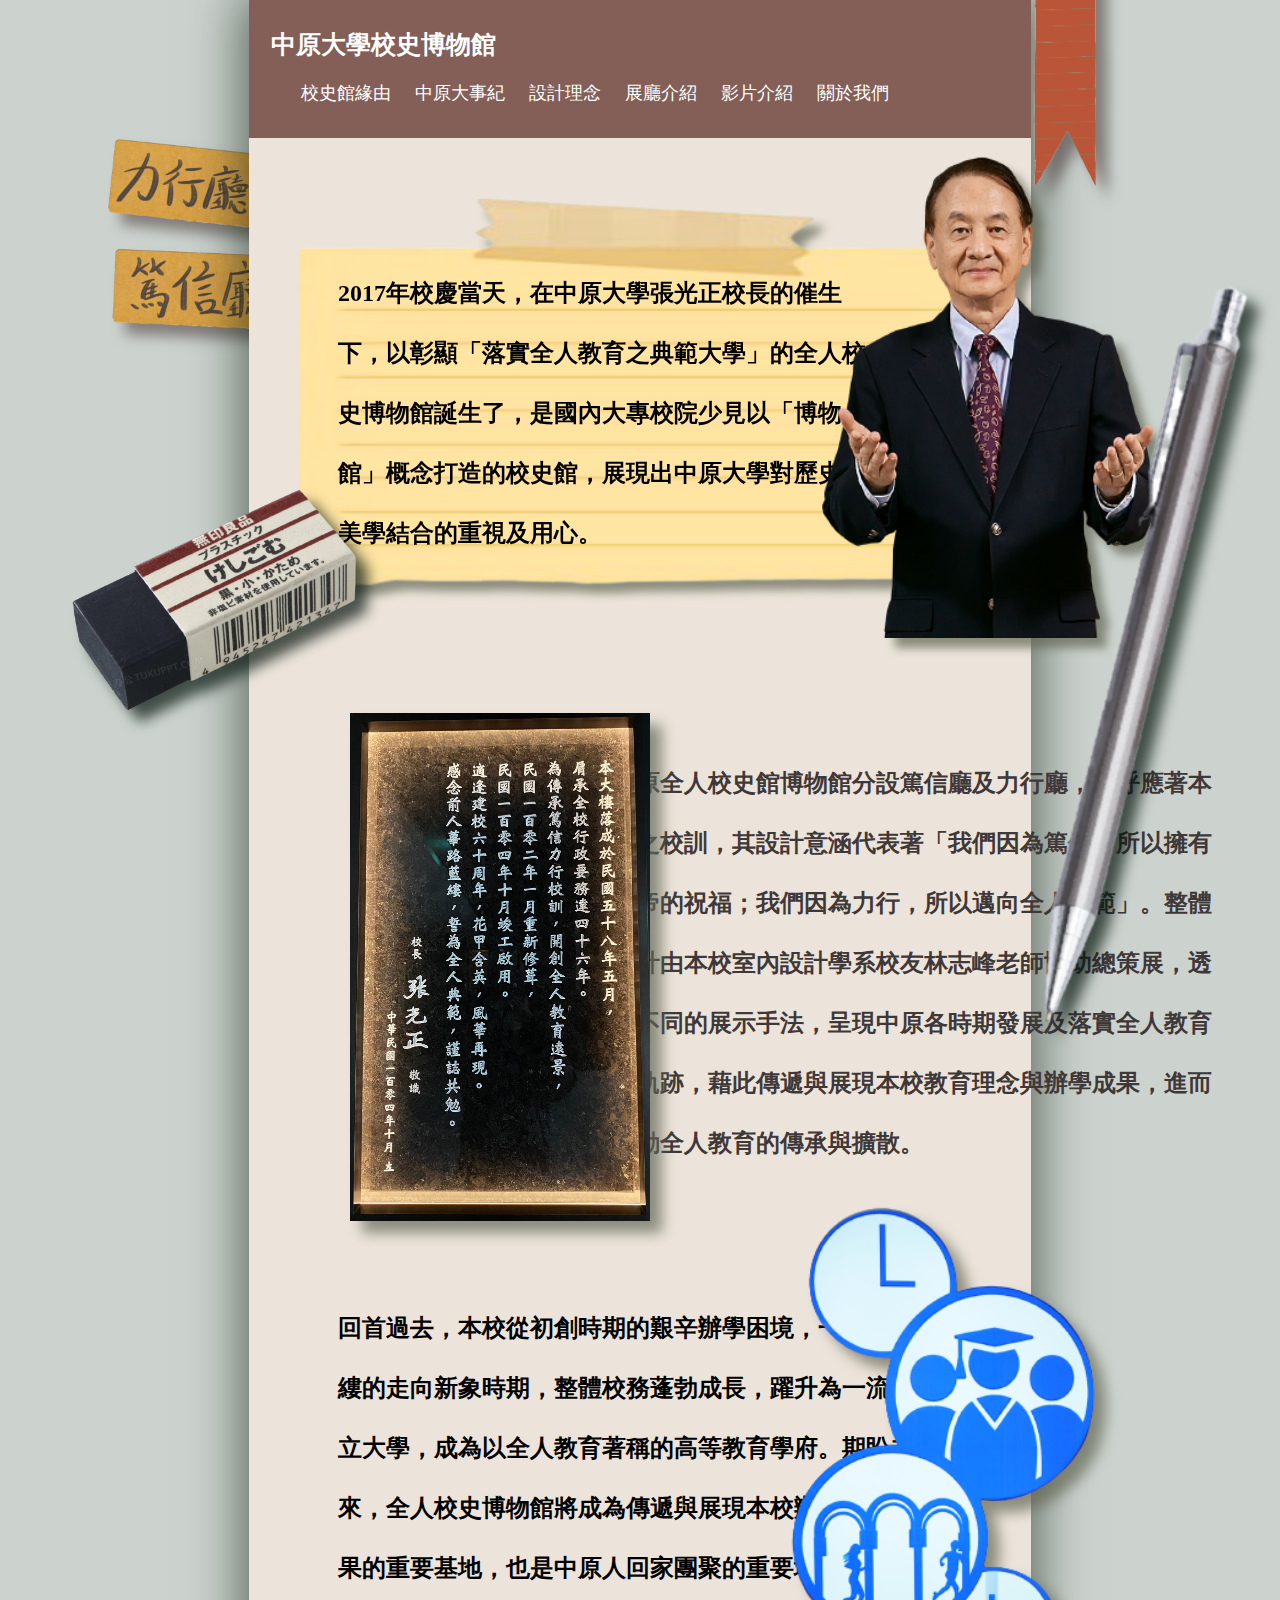
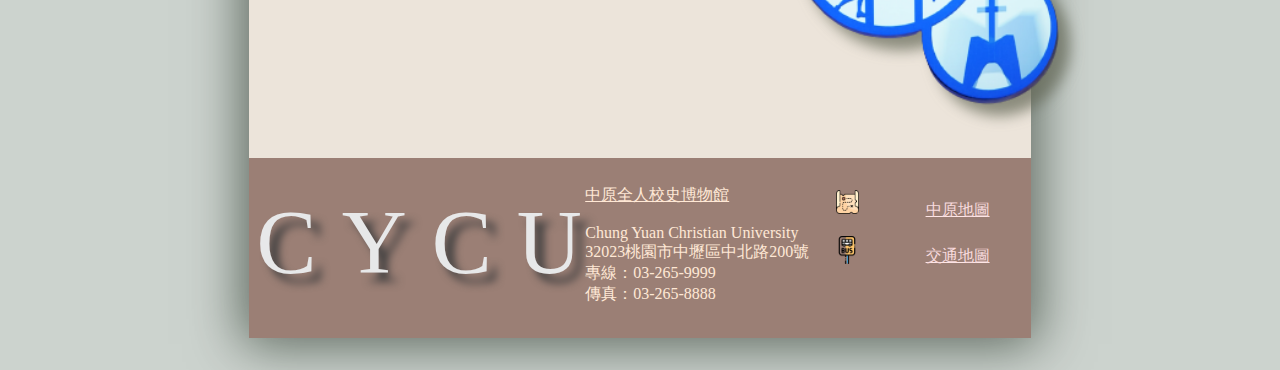
<file: 第四組_中原校史館/reason.html>
<!DOCTYPE html>
<html lang="en">

<head>
  <meta charset="UTF-8">
  <meta http-equiv="X-UA-Compatible" content="IE=edge">
  <meta name="viewport" content="width=device-width, initial-scale=1.0">
  <title>reason</title>
  <link rel="stylesheet" href="css/common.css">
  <link rel="stylesheet" href="css/reason.css">
  <!-- Bootstrap CSS -->
  <link rel="stylesheet" href="https://cdn.jsdelivr.net/npm/bootstrap@4.6.0/dist/css/bootstrap.min.css"
    integrity="sha384-B0vP5xmATw1+K9KRQjQERJvTumQW0nPEzvF6L/Z6nronJ3oUOFUFpCjEUQouq2+l" crossorigin="anonymous">
  <script src="https://code.jquery.com/jquery-3.5.1.slim.min.js"
    integrity="sha384-DfXdz2htPH0lsSSs5nCTpuj/zy4C+OGpamoFVy38MVBnE+IbbVYUew+OrCXaRkfj"
    crossorigin="anonymous"></script>
  <script src="https://cdn.jsdelivr.net/npm/popper.js@1.16.1/dist/umd/popper.min.js"
    integrity="sha384-9/reFTGAW83EW2RDu2S0VKaIzap3H66lZH81PoYlFhbGU+6BZp6G7niu735Sk7lN"
    crossorigin="anonymous"></script>
  <script src="https://cdn.jsdelivr.net/npm/bootstrap@4.6.0/dist/js/bootstrap.min.js"
    integrity="sha384-+YQ4JLhjyBLPDQt//I+STsc9iw4uQqACwlvpslubQzn4u2UU2UFM80nGisd026JF"
    crossorigin="anonymous"></script> 
</head>

<body style="background-color: #ccd3ce;">
  <div class="pen">
    <a href="mailto:bmpss96013@gmail.com?subject=我的建議"><img src="img/pen.png"></a>
  </div>
  <div class="eraser">
    <a href="index.html"><img src="img/eraser.png"></a>
  </div>
  <div class="bookmark">
    <a href="index.html"><img src="img/bookmark_lg.png"></a>
  </div>
  <div class="bookmark1">
    <a href="exhibition1.html"><img src="img/bookmark1.png"></a>
  </div>

  <div class="bookmark2">
    <a href="exhibition2.html"><img src="img/bookmark2.png"></a>
  </div>



  <div class="section">
    <header>
      <div class="header">
        <a href="index.html" class="logo">中原大學校史博物館</a>
        <div class="header-right">
          <a href="reason.html">校史館緣由</a>
          <a href="memorabilia.html">中原大事紀</a>
          <a class="active" href="designConcept.html">設計理念</a>

          <div class="drpdown">
            <button class="drpbtn">展廳介紹
              <i class="fa fa-caret-down"></i></button>
            <div class="drpdown-content">
              <a href="exhibition1.html">力行廳</a>
              <a href="exhibition2.html">篤信廳</a>
            </div>
          </div>

          <a href="video.html">影片介紹</a>
          <a href="aboutUs.html">關於我們</a>
        </div>
      </div>
    </header>
    <div class="container">
      <div class="boxA">
        <div class="boxA1">
          <div class="boxA1_1">
            2017年校慶當天，在中原大學張光正校長的催生下，以彰顯「落實全人教育之典範大學」的全人校史博物館誕生了，是國內大專校院少見以「博物館」概念打造的校史館，展現出中原大學對歷史及美學結合的重視及用心。
          </div>
          <div class="boxA1_2">
            <img src="img/便條紙1.png">
          </div>
          <div class="boxA1_3">
            <img class="pp" src="img/張光正.png">
          </div>
        </div>
      </div>

      <div class="boxB">
        <div class="boxB1">
          <div class="boxB1_1">
            中原全人校史館博物館分設篤信廳及力行廳，正呼應著本校之校訓，其設計意涵代表著「我們因為篤信、所以擁有上帝的祝福；我們因為力行，所以邁向全人典範」。整體設計由本校室內設計學系校友林志峰老師協助總策展，透過不同的展示手法，呈現中原各時期發展及落實全人教育的軌跡，藉此傳遞與展現本校教育理念與辦學成果，進而帶動全人教育的傳承與擴散。
          </div>
          <div class="boxB1_2">
            <img class="ss" src="img/校史館.jpg" width="300px">
          </div>
        </div>
      </div>

      <div class="boxC">
        <div class="boxC1">
          <div class="boxC1_1">
            回首過去，本校從初創時期的艱辛辦學困境，一路篳路藍縷的走向新象時期，整體校務蓬勃成長，躍升為一流的私立大學，成為以全人教育著稱的高等教育學府。期盼未來，全人校史博物館將成為傳遞與展現本校辦學精神與成果的重要基地，也是中原人回家團聚的重要場所。
          </div>
          <div class="boxC1_2">
            <img class="cc" src="img/round.png" width="500px">
          </div>
        </div>
      </div>

      <!--
            <div class="boxD">
              <iframe width="560" height="315" src="https://www.youtube.com/embed/m7BsGjEeZRs" title="YouTube video player" frameborder="0" allow="accelerometer; autoplay; clipboard-write; encrypted-media; gyroscope; picture-in-picture" allowfullscreen></iframe>
            </div>

            <div class="boxE">
              <iframe width="560" height="315" src="https://www.youtube.com/embed/FqbR-rRv3iw" title="YouTube video player" frameborder="0" allow="accelerometer; autoplay; clipboard-write; encrypted-media; gyroscope; picture-in-picture" allowfullscreen></iframe>
            </div>

-->

    </div>
    <footer>
      <div class="containerfooterforindex">
        <div class="footertxtforindex">
          CYCU
        </div>
        <div class="txt2">
          <u>中原全人校史博物館</u><br>
          <br>
          Chung Yuan Christian University<br>
          32023桃園市中壢區中北路200號<br>
          專線：03-265-9999<br>
          傳真：03-265-8888
        </div>
        <div class="icon">
          <a href="https://www.cycu.edu.tw/campus.html" target="blank"><img src="img/map.png" alt="中原地圖"
              width="10%"></a>
          <div class="txt3"><a href="https://www.cycu.edu.tw/campus.html" target="blank">中原地圖</a></div>
          <br>
          <br>
          <a href="https://www.cycu.edu.tw/map.html" target="blank" class="bus"><img src="img/bus-stop.png"
              width="12%"></a>
          <div class="txt3"><a href="https://www.cycu.edu.tw/map.html" target="blank">交通地圖</a></div>
        </div>
      </div>
    </footer>
  </div>
</body>

</html>
</file>
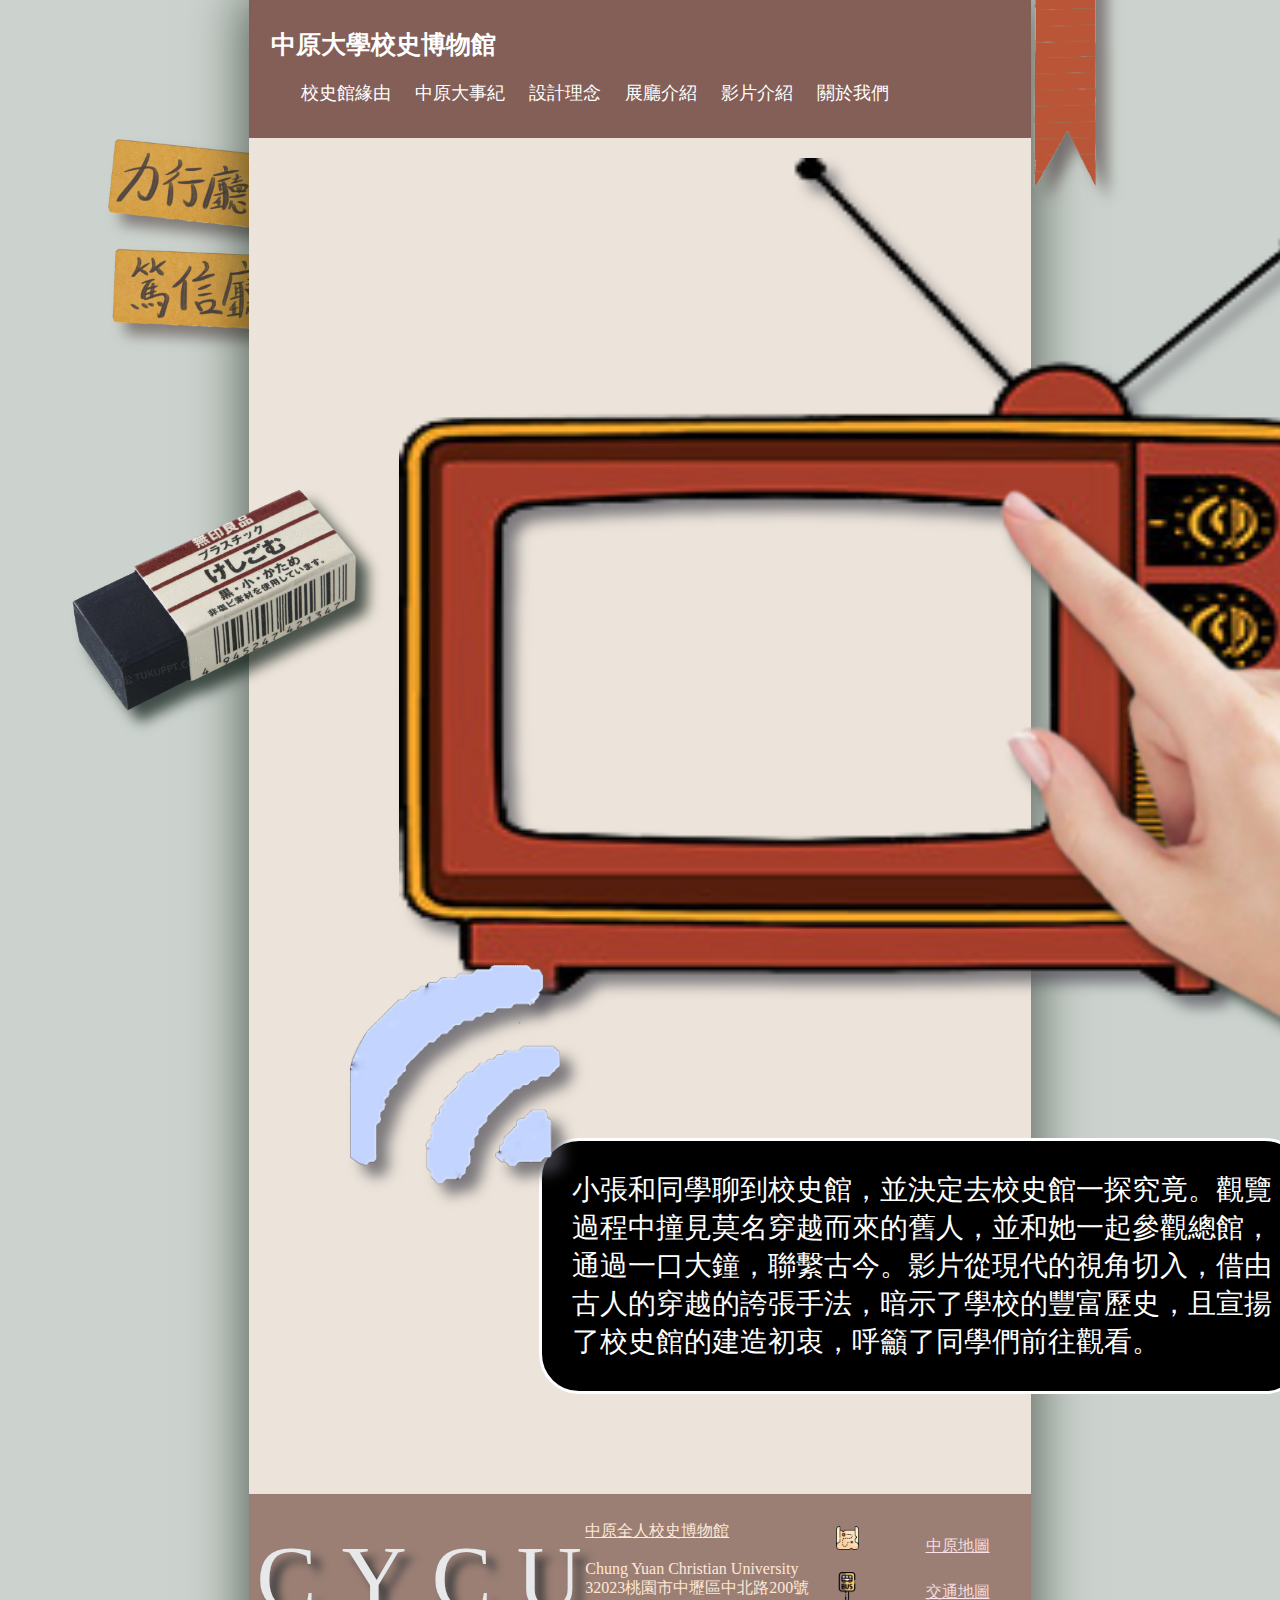
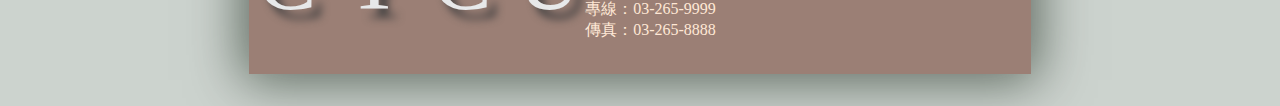
<file: 第四組_中原校史館/video.html>
<!DOCTYPE html>
<html lang="en">

<head>
  <meta charset="UTF-8">
  <meta http-equiv="X-UA-Compatible" content="IE=edge">
  <meta name="viewport" content="width=device-width, initial-scale=1.0">
  <title>video</title>
  <link rel="stylesheet" href="css/common.css">
  <link rel="stylesheet" href="css/video.css">
  <!-- Bootstrap CSS -->
  <link rel="stylesheet" href="https://cdn.jsdelivr.net/npm/bootstrap@4.6.0/dist/css/bootstrap.min.css"
    integrity="sha384-B0vP5xmATw1+K9KRQjQERJvTumQW0nPEzvF6L/Z6nronJ3oUOFUFpCjEUQouq2+l" crossorigin="anonymous">
  <script src="https://code.jquery.com/jquery-3.5.1.slim.min.js"
    integrity="sha384-DfXdz2htPH0lsSSs5nCTpuj/zy4C+OGpamoFVy38MVBnE+IbbVYUew+OrCXaRkfj"
    crossorigin="anonymous"></script>
  <script src="https://cdn.jsdelivr.net/npm/popper.js@1.16.1/dist/umd/popper.min.js"
    integrity="sha384-9/reFTGAW83EW2RDu2S0VKaIzap3H66lZH81PoYlFhbGU+6BZp6G7niu735Sk7lN"
    crossorigin="anonymous"></script>
  <script src="https://cdn.jsdelivr.net/npm/bootstrap@4.6.0/dist/js/bootstrap.min.js"
    integrity="sha384-+YQ4JLhjyBLPDQt//I+STsc9iw4uQqACwlvpslubQzn4u2UU2UFM80nGisd026JF"
    crossorigin="anonymous"></script>
</head>

<body style="background-color: #ccd3ce;">
  
  <div class="eraser">
    <a href="index.html"><img src="img/eraser.png"></a>
  </div>
  <div class="bookmark">
    <a href="index.html"><img src="img/bookmark_lg.png"></a>
  </div>
  <div class="bookmark1">
    <a href="exhibition1.html"><img src="img/bookmark1.png"></a>
  </div>

  <div class="bookmark2">
    <a href="exhibition2.html"><img src="img/bookmark2.png"></a>
  </div>

  <div class="hand">
    <img src="img/手.png">
  </div>


  <div class="section">
    <header>
      <div class="header">
        <a href="index.html" class="logo">中原大學校史博物館</a>
        <div class="header-right">
          <a href="reason.html">校史館緣由</a>
          <a href="memorabilia.html">中原大事紀</a>
          <a class="active" href="designConcept.html">設計理念</a>

          <div class="drpdown">
            <button class="drpbtn">展廳介紹
              <i class="fa fa-caret-down"></i></button>
            <div class="drpdown-content">
              <a href="exhibition1.html">力行廳</a>
              <a href="exhibition2.html">篤信廳</a>
            </div>
          </div>

          <a href="video.html">影片介紹</a>
          <a href="aboutUs.html">關於我們</a>
        </div>
      </div>
    </header>

    <div class="tv">
      <div class="tvbg">
       <img src="img/tv.png" class="tvpic"> 
        <div class="video">
            <iframe width="600px" height="360px" class="ifra" src="https://www.youtube.com/embed/atgKxg7KYiY" title="YouTube video player" frameborder="0" allow="accelerometer; autoplay; clipboard-write; encrypted-media; gyroscope; picture-in-picture" allowfullscreen></iframe>
        </div>
      </div>
    </div>
    <div class="inter">
      <div class="word">
        小張和同學聊到校史館，並決定去校史館一探究竟。觀覽過程中撞見莫名穿越而來的舊人，並和她一起參觀總館，通過一口大鐘，聯繫古今。影片從現代的視角切入，借由古人的穿越的誇張手法，暗示了學校的豐富歷史，且宣揚了校史館的建造初衷，呼籲了同學們前往觀看。
      </div>
      <div class="wifi">
      <img src="img/wifi.png">
      </div>
    </div>
    <footer>
      <div class="containerfooterforindex">
        <div class="footertxtforindex">
          CYCU
        </div>
        <div class="txt2">
          <u>中原全人校史博物館</u><br>
          <br>
          Chung Yuan Christian University<br>
          32023桃園市中壢區中北路200號<br>
          專線：03-265-9999<br>
          傳真：03-265-8888
        </div>
        <div class="icon">
          <a href="https://www.cycu.edu.tw/campus.html" target="blank"><img src="img/map.png" alt="中原地圖"
              width="10%"></a>
          <div class="txt3"><a href="https://www.cycu.edu.tw/campus.html" target="blank">中原地圖</a></div>
          <br>
          <br>
          <a href="https://www.cycu.edu.tw/map.html" target="blank" class="bus"><img src="img/bus-stop.png"
              width="12%"></a>
          <div class="txt3"><a href="https://www.cycu.edu.tw/map.html" target="blank">交通地圖</a></div>
        </div>
      </div>
    </footer>
  </div>
</body>

</html>
</file>
<file: 第四組_中原校史館/css/common.css>
@import url('https://fonts.googleapis.com/css2?family=Noto+Serif+TC:wght@300&display=swap');
body{
    margin-top: 0;
    margin-bottom: 20px;
    background-color: #ccd3ce;
    padding: 0 11%;
     z-index: 1;
     
}

/*筆*/
.pen{
  position: absolute;
  left: 79.5%;
  top: 30%;
  z-index: 5;
}
.pen img{
  width: 300px;
  -webkit-filter: drop-shadow(12px 12px 7px rgba(43, 18, 18, 0.7));
  filter: drop-shadow(12px 12px 7px rgba(6, 22, 14, 0.7))
  
}

.pen img:hover{
  transform:translateX(60px);
  transform:translate(20px) rotate(2deg) scale(1.05);
  transition: 0.5s;
}
/*橡皮擦*/
.eraser{
  z-index: 5;
  position: absolute;
  left: 5%;
  top: 50%;
}
.eraser img{
  width: 300px;
  -webkit-filter: drop-shadow(12px 12px 7px rgba(43, 18, 18, 0.7));
  filter: drop-shadow(12px 12px 7px rgba(6, 22, 14, 0.7))
}


.eraser img:hover{
  transform:translateX(60px);
  transform:translate(20px) rotate(2deg) scale(1.05);
  transition: 0.5s;
}

/*----紅色書籤----*/
.bookmark{
  position: absolute;
  left: 68%;
  top: -170px;
  z-index: 5;
}
.bookmark img{
  width: 460px;
  -webkit-filter: drop-shadow(12px 12px 7px rgba(0, 0, 0, 0.322));
  filter: drop-shadow(12px 12px 7px rgba(53, 36, 36, 0.5))
}
.bookmark img:hover{
  transform:translateY(30px);
  transition: 1s;
}


/*----側邊書籤-1----*/
.bookmark1{
  z-index: 0;
  position: absolute;
  left: 28px;
  top: 50px;
}
.bookmark1 img{
  width: 350px;
  -webkit-filter: drop-shadow(12px 12px 7px rgba(0, 0, 0, 0.322));
  filter: drop-shadow(12px 12px 7px rgba(53, 36, 36, 0.5))
}
.bookmark1 img:hover{
  transform:translateX(60px);
  transform:translate(-20px) rotate(2deg) scale(1.05);
  transition: 0.5s;
}

/*----側邊書籤-2----*/
.bookmark2{
  z-index: 0;
  position: absolute;
  left: 42px;
  top: 230px;
}
.bookmark2 img{
  width: 325px;
  -webkit-filter: drop-shadow(12px 12px 7px rgba(0, 0, 0, 0.322));
  filter: drop-shadow(12px 12px 7px rgba(53, 36, 36, 0.5))
}
.bookmark2 img:hover{
  transform:translateX(60px);
  transform:translate(-20px) rotate(2deg) scale(1.05);
  transition: 0.5s;
}

/*------手------*/
.hand{
  position: absolute;
  left: 75%;
  top: 50%;
  z-index: 5;
}
.hand img{
  width: 800px;
  -webkit-filter: drop-shadow(12px 12px 7px rgba(43, 18, 18, 0.7));
  filter: drop-shadow(12px 12px 7px rgba(6, 22, 14, 0.7))
  
}

.hand img:hover{
  transform: translate(-220px, -170px)rotate(-10deg);
  transition: 1s;
}

/*-------------------*/
.section {
    z-index: 4 ;
    position: relative;
    background: #ece4da;
    margin:0px 100px;
    box-shadow:0 0 50px 6px #03110494;
}     

/*----------------------------------------*/
.header {
  overflow: hidden;
  background-color: #835f58;
  padding: 20px 10px;
}

.header a {
  float: left;
  color: #FFFFFF;
  text-align: center;
  padding: 12px;
  text-decoration: none;
  font-size: 18px;
  line-height: 25px;
  border-radius: 4px;
}

.header a.logo {
  font-size: 25px;
  font-weight: bold;
}

.header a:hover {
  background-color: #ddd;
  color: black;
  transform: scale(1.1);
  transition: 0.5s;
}

.header.logo:hover {
  background-color: #ddd;
  color: black;
  transition: 0.5s;
}

.header a.active {
  
  color: white;
}

.header-right {
  float: left;
  margin-left: 30px;
}

@media screen and (max-width: 500px) {
  .header a {
    float: none;
    display: block;
    text-align: left;
  }
  .header-right {
    float: none;
  }
}

  .drpdown {
    float: left;
    overflow: hidden;
  }
  
  .drpdown .drpbtn {
    color: rgb(255, 255, 255);
    text-align: center;
    padding: 12px;
    text-decoration: none;
    font-size: 18px;
    line-height: 25px;
    border-radius: 4px;

    border: none;
    outline: none;
    background-color: inherit;
    margin: 0; 
  }
  
  .drpdown-content {
    display: none;
    position: absolute;
    background-color: #f9f9f9;
    min-width: 100px;
    box-shadow: 0px 8px 16px 0px rgba(0,0,0,0.2);
    z-index: 4;
  }
  
  .drpdown-content a {
    float: none;
    color: rgb(143, 46, 46);
    padding: 12px 10px;
    text-decoration: none;
    display: block;
    text-align: center;
  }
  
  .drpdown-content a:hover {
    background-color: #ddd;
  }
  
  .drpdown:hover .drpdown-content {
    display: block;
  }
  
  /*--------------index---------------*/

  .message {
    display: flex;
  }

  .news{
    width: 750px;
    background-color: rgb(220, 217, 224);
    position: relative;
    left: 0%;
    border-radius: 5px;
    padding: 15px 15px 20px 20px;
    margin:20px;
    border: solid rgb(133, 150, 143);
  }
  .newstitle{
    padding: 5px;
    font-weight: bolder;
    font-size: 25px;
  }
  .newscontent{
    margin: 10px 0;
    color: rgb(53, 53, 53);
    font-family: 'Noto Serif TC', serif;
  }
  .newsmessage{
    margin: 0px;
    font-size: 18px;
    padding: 5px;
  }

  .open {
    display: flex;
    flex-direction: column;
    width: 500px;
    background-color: rgb(211, 200, 186);
    position: relative;
    left: 0%;
    border-radius: 5px;
    padding: 30px 0 20px 20px;
    border: solid #999581;
    margin: 20px;
  }
  
  .open1{
    width: 100%;
    float: left;
    margin-right:10px ;
    border-left: #7ca088 solid;
    margin-bottom: 10px;
  }
  .open2{
    width: 100%;
    float: left;
    font-family: '方正正纖黑體';
    line-height: 30px;
  }

  .open2 :hover {
    background-color: rgb(216, 164, 164);
    color: black;
    transition: 0.5s;
  }

  .open:hover {
    /* 加粗的陰影外框 */
     box-shadow: 0 0 5px 3px rgb(216, 210, 210);
     background-color:#cedbcf;
  }
  .news:hover {
    /* 加粗的陰影外框 */
     box-shadow: 0 0 5px 3px rgb(189, 183, 183);
     background-color:#bebed1;
  }

  /*-------------------------*/
  footer{
    background-color: #9b7f75;
    display: flex;
  }


  .containerfooter{
    width: 100%;
    height:180px;
  }

  .footertxt{
    position: relative;
    width: 30%;
    height: 180px;
    float: left;
    left: 4%;


    line-height:170px;
    text-align: center;
    font-size: 90px;
    font-family:serif;
    letter-spacing: 25px;
    color: rgb(231, 232, 233);
    text-shadow: rgb(59, 60, 61)  0.1em 0.1em 0.1em;
  }
  
  .containerfooterforindex{
    width: 100%;
    height:180px;
  }

  .footertxtforindex{
    position: relative;
    width: 35%;
    height: 180px;
    float: left;
    left: 1%;


    line-height:170px;
    text-align: center;
    font-size: 90px;
    font-family:serif;
    letter-spacing: 25px;
    color: rgb(231, 232, 233);
    text-shadow: rgb(59, 60, 61)  0.1em 0.1em 0.1em;
  }

  .txt2{
    position: relative;
    width: 35%;
    height: 180px;
    float: left;
    color: rgb(255, 232, 213);
    left: 8%;
    top: 15%;
  }


  .icon{
    width: 30%;
    height: 180px;
    position: relative;
    float: left;
    left: 5%;
    top: 18%;
  }

  .bus{
  margin: -3px;
  
  
  }
  .txt3{
    display:inline;
    position: absolute;
    left: 90px;
    margin:10px 0px;
    color: rgb(255, 230, 230);
    text-decoration: underline;

  }
  .icon a:link{
    text-decoration: none;
    color: rgb(248, 219, 222);
  }
  .icon a:visited{
    color: rgb(255, 230, 230);
  }
</file>
<file: 第四組_中原校史館/css/aboutUs.css>
@import url('https://fonts.googleapis.com/css2?family=Noto+Serif+TC:wght@300&display=swap');
@import url('https://fonts.googleapis.com/css2?family=Noto+Serif+TC&display=swap');
    body {
      background-color: #ccd3ce; 
    }

    .container {
      height: 100%;
    }

    .abouttitle {
      position: relative;
      display: flex;
      z-index: 0;
      height: 200px;
      width: 100%;
    }

    .person1 {
      position: relative;
      display: flex;
      z-index: 0;
      height: 500px;

      width: 100%;
      box-sizing: border-box;
    }

    .person2 {
      position: relative;
      z-index: 0;
      height: 500px;
      border: 0;
      width: 100%;
      box-sizing: border-box;
    }

    .person3 {
      position: relative;
      z-index: 0;
      height: 500px;
      width: 100%;
      box-sizing: border-box;
      
    }

    .person4 {
      position: relative;
      z-index: 0;
      height: 500px;
      width: 100%;
      box-sizing: border-box;
     
    }
    .ustitle {
      position: absolute;
      z-index: 1;
      justify-items: center;
      filter: drop-shadow(12px 12px 7px rgba(105, 103, 117, 0.7))
    }

    .an {
      position: absolute;
      z-index: 1;
      left: 7%;
      float: left;
      top: 40px;
    }

    .intro1 {
      position: absolute;
      border: 0;
      width: 650px;
      line-height: 60px;
      left: 40%;
      top: 10%;
      font-size: large;
      font-family: 'Noto Serif TC', serif;
      border-radius: 20px;
      background: rgb(241, 240, 240);
      padding: 10px;
    }

    .wei {
      position: absolute;

      z-index: 1;
      left: 65%;
      top: 0%;
    }

    .intro2 {
      position: absolute;
      left: 0px;
      float: left;
      line-height: 50px;
      width: 700px;
      height: 350px;
      top: 40px;
      font-size: large;
      font-family: 'Noto Serif TC', serif;
      border-radius: 20px;
      background: rgb(241, 240, 240);
      padding: 10px;
      
    }

    .hao {
      position: absolute;
      z-index: 1;
      left: 6%;
      float: left;
      top: -80px;

    }

    .zhou {
      position: absolute;

      z-index: 1;
      left: 65%;
      top: 0%;

    }

    .chi:hover {
      transform: rotate(-6deg) scale(1.1);
      transition: 0.2s;

    }

    .xi:hover {
      transform: rotate(8deg) scale(1.1);
      transition: 0.2s;

    }

    .yun:hover {
      transform: rotate(-8deg) scale(1.1);
      transition: 0.2s;
    }

    .zhou:hover {
      transform: rotate(8deg) scale(1.1);
      transition: 0.2s;

    }

    .chi {
      width: 280px;
    }

    .xi {
      width: 300px;

    }

    .yun {
      width: 300px;
    }

    .king {
      width: 320px;
    }

    .us {
      width: 80%;
      margin-left:10%;
    }
</file>
<file: 第四組_中原校史館/css/exhibition1.css>
@import url('https://fonts.googleapis.com/css2?family=Noto+Serif+TC:wght@300&display=swap');

    body {
      background-color: #ccd3ce;
    }

    .container {
      width: 100%;
      box-sizing: border-box;
      display: flex;
    }
    .AB{
      height: 100%;
      width: 50%;
      box-sizing: border-box;
      background: rgb(226, 220, 220);
      padding: 50px 0;
    }
    .CD{
      height: 100%;
      width: 50%;
      box-sizing: border-box;
      position: relative;
      left: -1%;
      padding: 50px 0;
    }
    /*左邊*/
    .a1{
      height: 25%;
      padding: 30px 75px;
      font-size: 25px;
      margin-bottom:40px ;
    }

    .b1{
      height: 25%;
      padding: 40px 40px 0 40px;
    }
    
    .c1{
      height: 25%;
      padding: 30px 75px;
      font-size: 25px;
      margin-bottom:40px ;
    }

    .d1{
      height: 25%;
      padding: 40px 30px 0 40px;
    }

    .b1 img,.d1 img{
      width: 100%;
      border-radius: 10px;
    }

    .a1 h2, .c1 h2 ,.b2 h2,.d2 h2{
      font-size: 30px;
      font-family: 'Noto Serif TC', serif;
    }



    /*右邊*/
    .b2{
      height: 25%;
      padding: 30px 75px;
      font-size: 25px;
      margin-bottom:40px ;
    }

    .a2{
      height: 25%;
      padding: 40px 40px 0 40px;
    }
    
    .d2{
      height: 25%;
      padding: 30px 75px;
      font-size: 25px;
      margin-bottom:40px ;
    }

    .c2{
      height: 25%;
      padding: 40px 40px 0 40px;
    }

    .a2 img,.c2 img{
      width: 100%;
      border-radius: 10px;
    }



    /*animation* left*/
    @-webkit-keyframes fadeInLeft {
  from {
    opacity: 0;
    -webkit-transform: translatex(-10px);
    -moz-transform: translatex(-10px);
    -o-transform: translatex(-10px);
    transform: translatex(-10px);
  }
  to {
    opacity: 1;
    -webkit-transform: translatex(0);
    -moz-transform: translatex(0);
    -o-transform: translatex(0);
    transform: translatex(0);
  }
}
@-moz-keyframes fadeInLeft {
  from {
    opacity: 0;
    -webkit-transform: translatex(-10px);
    -moz-transform: translatex(-10px);
    -o-transform: translatex(-10px);
    transform: translatex(-10px);
  }
  to {
    opacity: 1;
    -webkit-transform: translatex(0);
    -moz-transform: translatex(0);
    -o-transform: translatex(0);
    transform: translatex(0);
  }
}
@keyframes fadeInLeft {
  from {
    opacity: 0;
    -webkit-transform: translatex(-100px);
    -moz-transform: translatex(-100px);
    -o-transform: translatex(-100px);
    transform: translatex(-100px);
  }
  to {
    opacity: 1;
    -webkit-transform: translatex(0);
    -moz-transform: translatex(0);
    -o-transform: translatex(0);
    transform: translatex(0);
  }
}
.in-left {
  -webkit-animation-name: fadeInLeft;
  -moz-animation-name: fadeInLeft;
  -o-animation-name: fadeInLeft;
  animation-name: fadeInLeft;
  -webkit-animation-fill-mode: both;
  -moz-animation-fill-mode: both;
  -o-animation-fill-mode: both;
  animation-fill-mode: both;
  -webkit-animation-duration: 1s;
  -moz-animation-duration: 1s;
  -o-animation-duration: 1s;
  animation-duration: 1s;
  -webkit-animation-delay: 1s;
  -moz-animation-delay: 1s;
  -o-animation-duration: 1s;
  animation-delay: 1s;
}

    /*animation* Right*/
    @-webkit-keyframes fadeInRight {
  from {
    opacity: 0;
    -webkit-transform: translatex(10px);
    -moz-transform: translatex(10px);
    -o-transform: translatex(10px);
    transform: translatex(10px);
  }
  to {
    opacity: 1;
    -webkit-transform: translatex(0);
    -moz-transform: translatex(0);
    -o-transform: translatex(0);
    transform: translatex(0);
  }
}
@-moz-keyframes fadeInRight {
  from {
    opacity: 0;
    -webkit-transform: translatex(10px);
    -moz-transform: translatex(10px);
    -o-transform: translatex(10px);
    transform: translatex(10px);
  }
  to {
    opacity: 1;
    -webkit-transform: translatex(0);
    -moz-transform: translatex(0);
    -o-transform: translatex(0);
    transform: translatex(0);
  }
}
@keyframes fadeInRight {
  from {
    opacity: 0;
    -webkit-transform: translatex(100px);
    -moz-transform: translatex(100px);
    -o-transform: translatex(100px);
    transform: translatex(100px);
  }
  to {
    opacity: 1;
    -webkit-transform: translatex(0);
    -moz-transform: translatex(0);
    -o-transform: translatex(0);
    transform: translatex(0);
  }
}
.in-right {
  -webkit-animation-name: fadeInRight;
  -moz-animation-name: fadeInRight;
  -o-animation-name: fadeInRight;
  animation-name: fadeInRight;
  -webkit-animation-fill-mode: both;
  -moz-animation-fill-mode: both;
  -o-animation-fill-mode: both;
  animation-fill-mode: both;
  -webkit-animation-duration: 1s;
  -moz-animation-duration: 1s;
  -o-animation-duration: 1s;
  animation-duration: 1s;
  -webkit-animation-delay: 1s;
  -moz-animation-delay: 1s;
  -o-animation-duration: 1s;
  animation-delay: 1s;
}
</file>
<file: 第四組_中原校史館/css/exhibition2.css>
@import url('https://fonts.googleapis.com/css2?family=Noto+Serif+TC:wght@300&display=swap');

body {
  background-color: #ccd3ce;
}

.container {
  width: 100%;
  box-sizing: border-box;
  display: flex;
}

.AB {
  height: 100%;
  width: 50%;
  box-sizing: border-box;
  padding: 50px 0;
}

.CD {
  height: 100%;
  width: 50%;
  box-sizing: border-box;
  position: relative;
  left: -1%;
  background: rgb(226, 220, 220);
  padding: 50px 0;
}

/*左邊*/
.a1 {
  height: 25%;
  padding: 40px 40px 0 40px;
}

.a1 img,
.c1 img {
  width: 100%;
  border-radius: 10px;
}

.b1 {
  height: 25%;
  padding: 30px 60px;
}

.b1A {
  font-size: 25px;
  margin-bottom: 40px;
}

.b1A h2,
.d1 h2,
.a2 h2,
.c2 h2 {
  font-size: 30px;
  font-family: 'Noto Serif TC', serif;
}

.b1B {
  text-align: center;
  position: relative;
  font-size: 22px;
  left: -7%;
  font-family: 'Noto Serif TC', serif;
  color: #7e4747;
}

.c1 {
  height: 25%;
  padding: 40px 40px 0 40px;
}

.d1 {
  height: 25%;
  font-size: 25px;
  padding: 30px 75px;
}

/*右邊*/
.a2 {
  height: 25%;
  font-size: 25px;
  padding: 60px 60px;
}

.b2 {
  height: 25%;
  padding: 40px 40px 0 40px;
}

.b2 img,
.d2 img {
  width: 100%;
  border-radius: 10px;
}

.c2 {
  height: 25%;
  font-size: 25px;
  padding: 60px 75px;
}

.d2 {
  height: 25%;
  padding: 40px 40px 0 40px;
}

/*animation* left*/
@-webkit-keyframes fadeInLeft {
  from {
    opacity: 0;
    -webkit-transform: translatex(-10px);
    -moz-transform: translatex(-10px);
    -o-transform: translatex(-10px);
    transform: translatex(-10px);
  }

  to {
    opacity: 1;
    -webkit-transform: translatex(0);
    -moz-transform: translatex(0);
    -o-transform: translatex(0);
    transform: translatex(0);
  }
}

@-moz-keyframes fadeInLeft {
  from {
    opacity: 0;
    -webkit-transform: translatex(-10px);
    -moz-transform: translatex(-10px);
    -o-transform: translatex(-10px);
    transform: translatex(-10px);
  }

  to {
    opacity: 1;
    -webkit-transform: translatex(0);
    -moz-transform: translatex(0);
    -o-transform: translatex(0);
    transform: translatex(0);
  }
}

@keyframes fadeInLeft {
  from {
    opacity: 0;
    -webkit-transform: translatex(-100px);
    -moz-transform: translatex(-100px);
    -o-transform: translatex(-100px);
    transform: translatex(-100px);
  }

  to {
    opacity: 1;
    -webkit-transform: translatex(0);
    -moz-transform: translatex(0);
    -o-transform: translatex(0);
    transform: translatex(0);
  }
}

.in-left {
  -webkit-animation-name: fadeInLeft;
  -moz-animation-name: fadeInLeft;
  -o-animation-name: fadeInLeft;
  animation-name: fadeInLeft;
  -webkit-animation-fill-mode: both;
  -moz-animation-fill-mode: both;
  -o-animation-fill-mode: both;
  animation-fill-mode: both;
  -webkit-animation-duration: 1s;
  -moz-animation-duration: 1s;
  -o-animation-duration: 1s;
  animation-duration: 1s;
  -webkit-animation-delay: 1s;
  -moz-animation-delay: 1s;
  -o-animation-duration: 1s;
  animation-delay: 1s;
}

/*animation* Right*/
@-webkit-keyframes fadeInRight {
  from {
    opacity: 0;
    -webkit-transform: translatex(10px);
    -moz-transform: translatex(10px);
    -o-transform: translatex(10px);
    transform: translatex(10px);
  }

  to {
    opacity: 1;
    -webkit-transform: translatex(0);
    -moz-transform: translatex(0);
    -o-transform: translatex(0);
    transform: translatex(0);
  }
}

@-moz-keyframes fadeInRight {
  from {
    opacity: 0;
    -webkit-transform: translatex(10px);
    -moz-transform: translatex(10px);
    -o-transform: translatex(10px);
    transform: translatex(10px);
  }

  to {
    opacity: 1;
    -webkit-transform: translatex(0);
    -moz-transform: translatex(0);
    -o-transform: translatex(0);
    transform: translatex(0);
  }
}

@keyframes fadeInRight {
  from {
    opacity: 0;
    -webkit-transform: translatex(100px);
    -moz-transform: translatex(100px);
    -o-transform: translatex(100px);
    transform: translatex(100px);
  }

  to {
    opacity: 1;
    -webkit-transform: translatex(0);
    -moz-transform: translatex(0);
    -o-transform: translatex(0);
    transform: translatex(0);
  }
}

.in-right {
  -webkit-animation-name: fadeInRight;
  -moz-animation-name: fadeInRight;
  -o-animation-name: fadeInRight;
  animation-name: fadeInRight;
  -webkit-animation-fill-mode: both;
  -moz-animation-fill-mode: both;
  -o-animation-fill-mode: both;
  animation-fill-mode: both;
  -webkit-animation-duration: 1s;
  -moz-animation-duration: 1s;
  -o-animation-duration: 1s;
  animation-duration: 1s;
  -webkit-animation-delay: 1s;
  -moz-animation-delay: 1s;
  -o-animation-duration: 1s;
  animation-delay: 1s;
}
</file>
<file: 第四組_中原校史館/css/memorabilia.css>
body {
    background-color: #ccd3ce;
}

.all{
    position: relative;
    
}

.wrap {

    width: 90%;
    margin: auto;
    
}

.wrap h1{
    font-family: 'Noto Serif TC', serif;
    padding:20px; 
    text-align: center;
}

/* clearfix */
.timeline{
    width:100%; 
    margin-left:-2%;
}

.timeline::after {
    content: '';
    display: block;
    width: 100%;
    height: 0px;
    clear: both;
}

.timeline li {
    list-style-type: none;
    padding: 10px 0;
    width: 50%;
    box-sizing: border-box;
    position: relative;
}

.timeline li:nth-child(odd) {
    float: left;
    padding-right: 100px;
}

.timeline li:nth-child(even) {
    float: right;
    padding-left: 100px;
    transform: translateY(50%);
}

.timeline li:nth-child(odd)::after {
    content: '';
    position: absolute;
    top: 0;
    right: 0;
    width: 1px;
    height: 100%;
    background: #ccc;
    z-index: -1;
}

.timeline li:nth-child(odd)::before {
    right: -10px;
}

.timeline li:nth-child(even)::before {
    left: -10px;
}


.timeline li::before {
    content: '';
    position: absolute;
    width: 20px;
    height: 20px;
    border-radius: 50%;
    background: #aaa;
    z-index: 2;
    top: 0;
    bottom: 0;
    margin: auto;
}

.timeline a {
    padding: 20px;
    display: block;
    text-decoration: none;
    background-color: rgb(240, 240, 234);
    border: 2px solid rgb(99, 90, 90);
    box-sizing: border-box;
    border-radius: 15px;
    box-shadow: 5px 3px 5px #777;
}

.timeline a:hover {
    background-color: #889197;
    transform: scale(1.04);
    transition: 1s;
}

.timeline a:hover h2,
.timeline a:hover p {
    color: #fff;
}

.timeline h2 {
    color: #333;
    font-family: 'Noto Serif TC', serif;
}

.timeline h2::after {
    content: '';
    position: absolute;
    height: 1px;
    width: 100px;
    background-color: #999;
    top: 0;
    bottom: 0;
    margin: auto;
}

.timeline li:nth-child(odd) h2::after {
    right: 0;
}

.timeline li:nth-child(even) h2::after {
    left: 0;
}

.timeline p {
    color: rgb(83, 83, 83);
}
.wrap h1{
    font-weight: bolder;
    font-size:55px;
    margin-bottom: 30px;
    color: rgb(70, 70, 70);
}

.wrap h1:hover{
    transform: scale(1.1);
    transition: 1s;
}

.autotxt {
    
    /*This part is important for centering*/
    display: flex;
    align-items: center;
    justify-content: center;
    font-size: 25px;
    position: absolute;
    left: 730px;
    top: 1450px;
    color: rgb(116, 111, 111);
    
}

.tt {
  width: 22ch;
  animation: typing 5s steps(22), blink .5s step-end infinite alternate;
  white-space: nowrap;
  overflow: hidden;
  border-right: 3px solid;
  font-family: monospace;
  font-size: 2em;
  animation-iteration-count:infinite;   /*無限循環*/
  animation-delay:2s;                   /*間隔時間*/
}

@keyframes typing {
  from {
    width: 0
  }
}
    
@keyframes blink {
  50% {
    border-color: transparent
  }
}
</file>
<file: 第四組_中原校史館/css/reason.css>
.container{
    height: 100%;  /*拉紙的長度*/
}

.boxA{
    display: flex;
    width: 100%;
    height: 500px; /*注意!!*/
}

.boxA1{
    position: relative; 
    float: left;
    width: 50%;
    height: 500px;
    left: 50px;
    filter: drop-shadow(10px 10px 5px rgba(99, 102, 86, 0.7));
}


.pp:hover{
    transform:translateX(-60px);
    transition: 2s;
    filter: blur(0px);    /*模糊好用~~~*/
}
.boxA1:hover{
    transform:scale(1.1);
    transition : 3s;
}

.boxA1_1{
    position: relative;
    float: left;
    font-family: "微軟正黑體";
    font-size: x-large;
    font-weight: bold;
    width: 550px;
    line-height: 60px;
    left: 10%;
    top: 25%;
    z-index: 1;
}

.boxA1_2{
    position: absolute;
    float: left;
    width: 600px;
    height: 400px;
    left: 0%;
    top: 10%;
    z-index: 0;
}

.boxA1_2 img{
    width: 700px;
    height: 100%;
}

.boxA1_3 img{
    position: absolute;
    width: 700px;
    height: 100%;
    left: 87%;
    z-index: 2;
}

/*-------------------*/

.boxB{
    display: flex;
    width: 100%;
    height: 500px; /*注意!!*/
}

.boxB1{
    position: relative; 
    float: left;
    width: 50%;
    height: 500px;
    left: 50px;
}

.boxB1_1{
    position: absolute;
    float: left;
    font-family: "微軟正黑體";
    font-size: x-large;
    font-weight:bold;
    color: rgb(63, 56, 56);
    width: 600px;
    line-height: 60px;
    left: 80%;
    top: 23%;
}

.boxB1 .boxB1_1:hover{
    transform:scale(1.1);
    transition: 1.5s;
}


.boxB1_2{                 /*圖片*/
    position: absolute;
    float: left;
    width: 30%;
    left: 13%;
    top: 15%;
}
.ss{
    filter: drop-shadow(12px 12px 7px rgba(99, 102, 86, 0.7));
}

.boxB1 .boxB1_2:hover{
    transform:scale(1.2);
    transition: 1s;
}

/*-------------*/

.boxC{
    display: flex;
    width: 100%;
    height: 600px; /*注意!!*/
    padding: 10px 0 10px 0;
}


.boxC1{
    position: relative; 
    float: left;
    width: 50%;
    height: 500px;
    left: 50px;
}

.boxC1 :hover{
    transform:scale(1.1);
    transition: 3s;
}

.boxC1_1{
    position: absolute;
    float: left;
    font-family: "微軟正黑體";
    font-size: x-large;
    font-weight: bold;
    width: 600px;
    line-height: 60px;
    left: 10%;
    top: 30%;
}

.boxC1_2{                 /*圖片*/
    position: absolute;
    float: left;
    width: 25%;
    left: 100%;
    top: -15%;
}
.cc{
    filter: drop-shadow(12px 12px 7px rgba(99, 102, 86, 0.7));
}


/*-------------*/
.boxD{
    z-index: 0;
    position: absolute;
    left: 30%;
    top: 1200px;
    width: 560px;
}

.boxE{
    z-index: 0;
    position: absolute;
    left: 30%;
    top: 30%;
    width: 560px;
}
</file>
<file: 第四組_中原校史館/css/video.css>
@import url('https://fonts.googleapis.com/css2?family=Noto+Serif+TC:wght@300&display=swap');

    body {
      background-color: #ccd3ce;
    }
      .tv{
      position: relative;
      height: 900px;
    }
  .tvpic{
      position:absolute;
      z-index: 1;
      width: 940px;
      height: 900px;
     
      padding-top: 20px;
    }
    .video{
      position: absolute;
      z-index: 2;
     
      left: 240px;
     top: 350px;
    }
    .tvbg{
      padding-left: 150px;
      filter: drop-shadow(12px 12px 7px rgba(77, 76, 85, 0.7))
    }
    .ifra{
      height: 375px;
      width: 620px;
      border-radius: 40px;
    }
    .inter{
      width: 100%;
      padding: 100px 500px;
      box-sizing: border-box;
    }
    .inter img{
      
      width: 300px;
      filter: drop-shadow(12px 12px 7px rgba(77, 76, 85, 0.7))
     
    }
    .wifi{
      position: absolute;
      left: 55px;
      top: 920px;
    }
    .word{
      position: relative;
      left: -210px;
      border: solid;
      width: 700px;
      font-size: 28px;
      padding: 30px;
      background-color: #000;
      color: #fff;
      border-radius: 40px;
    }
</file>
